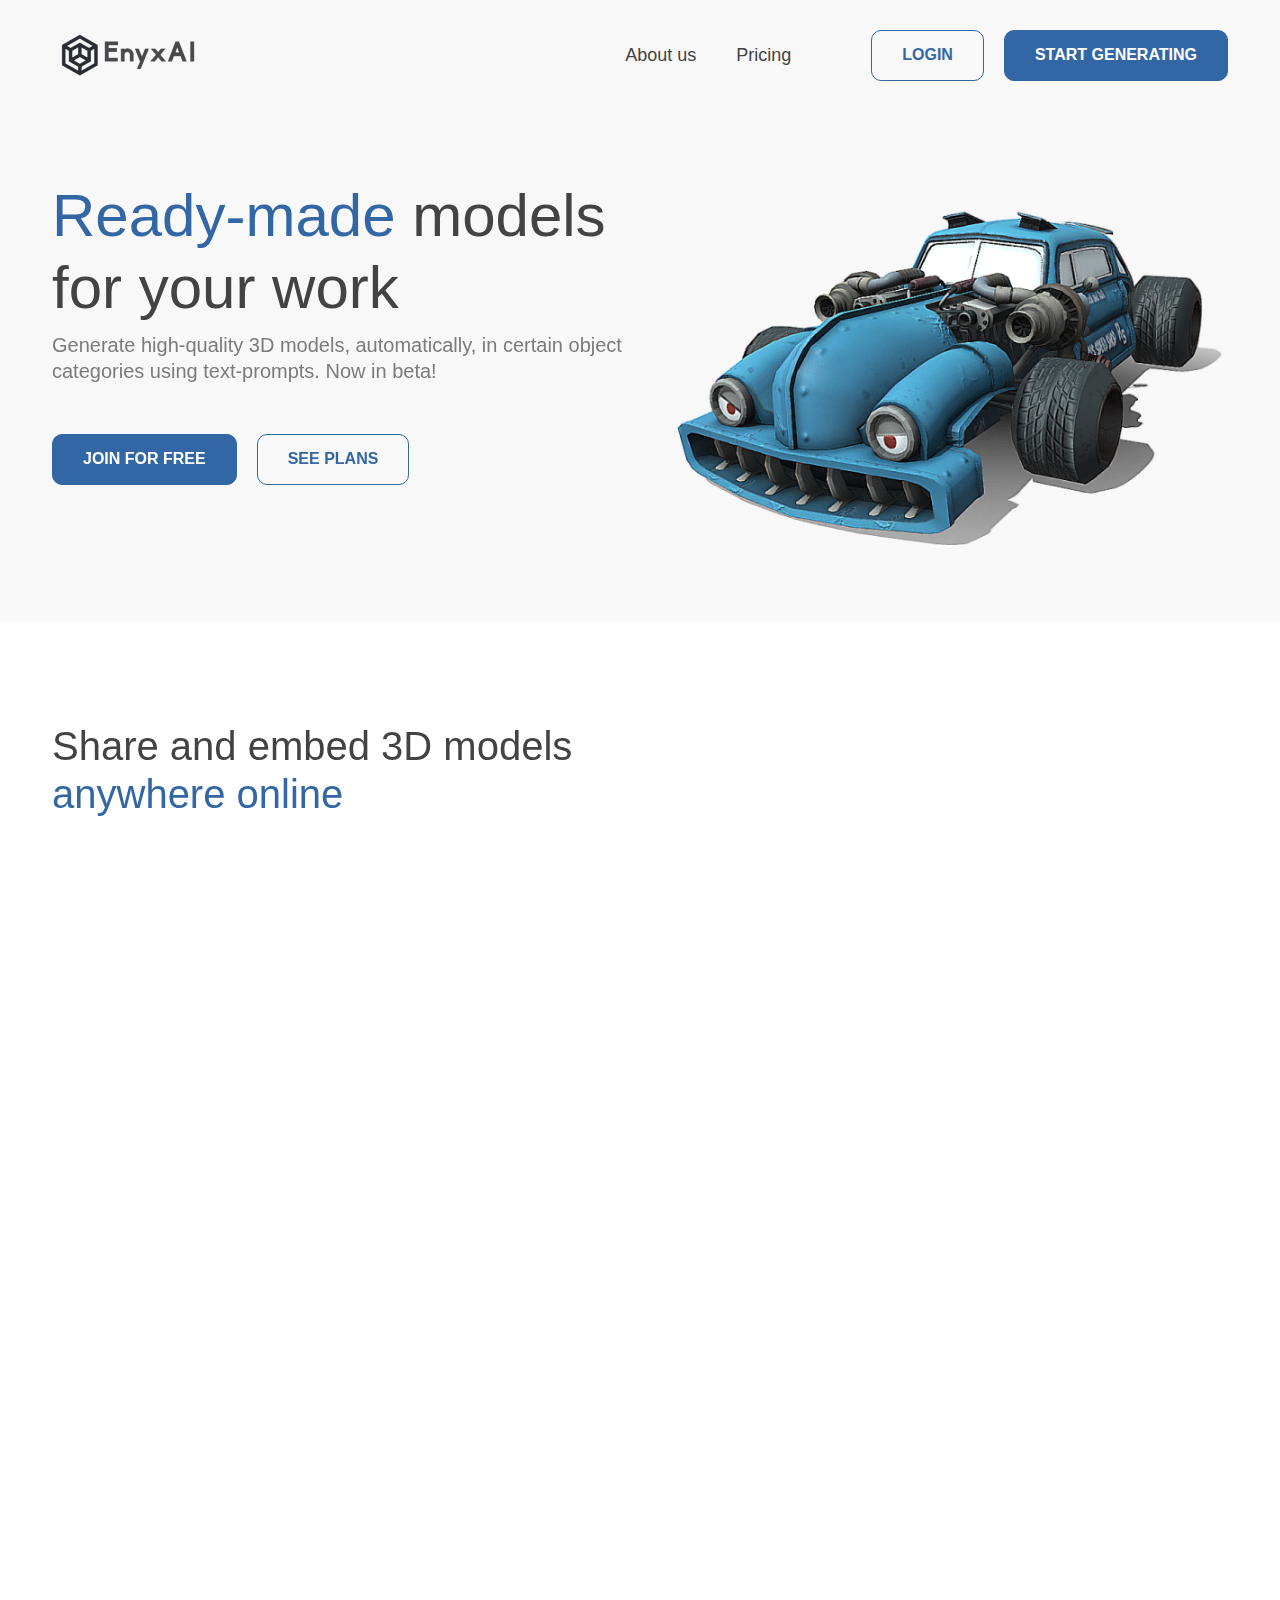
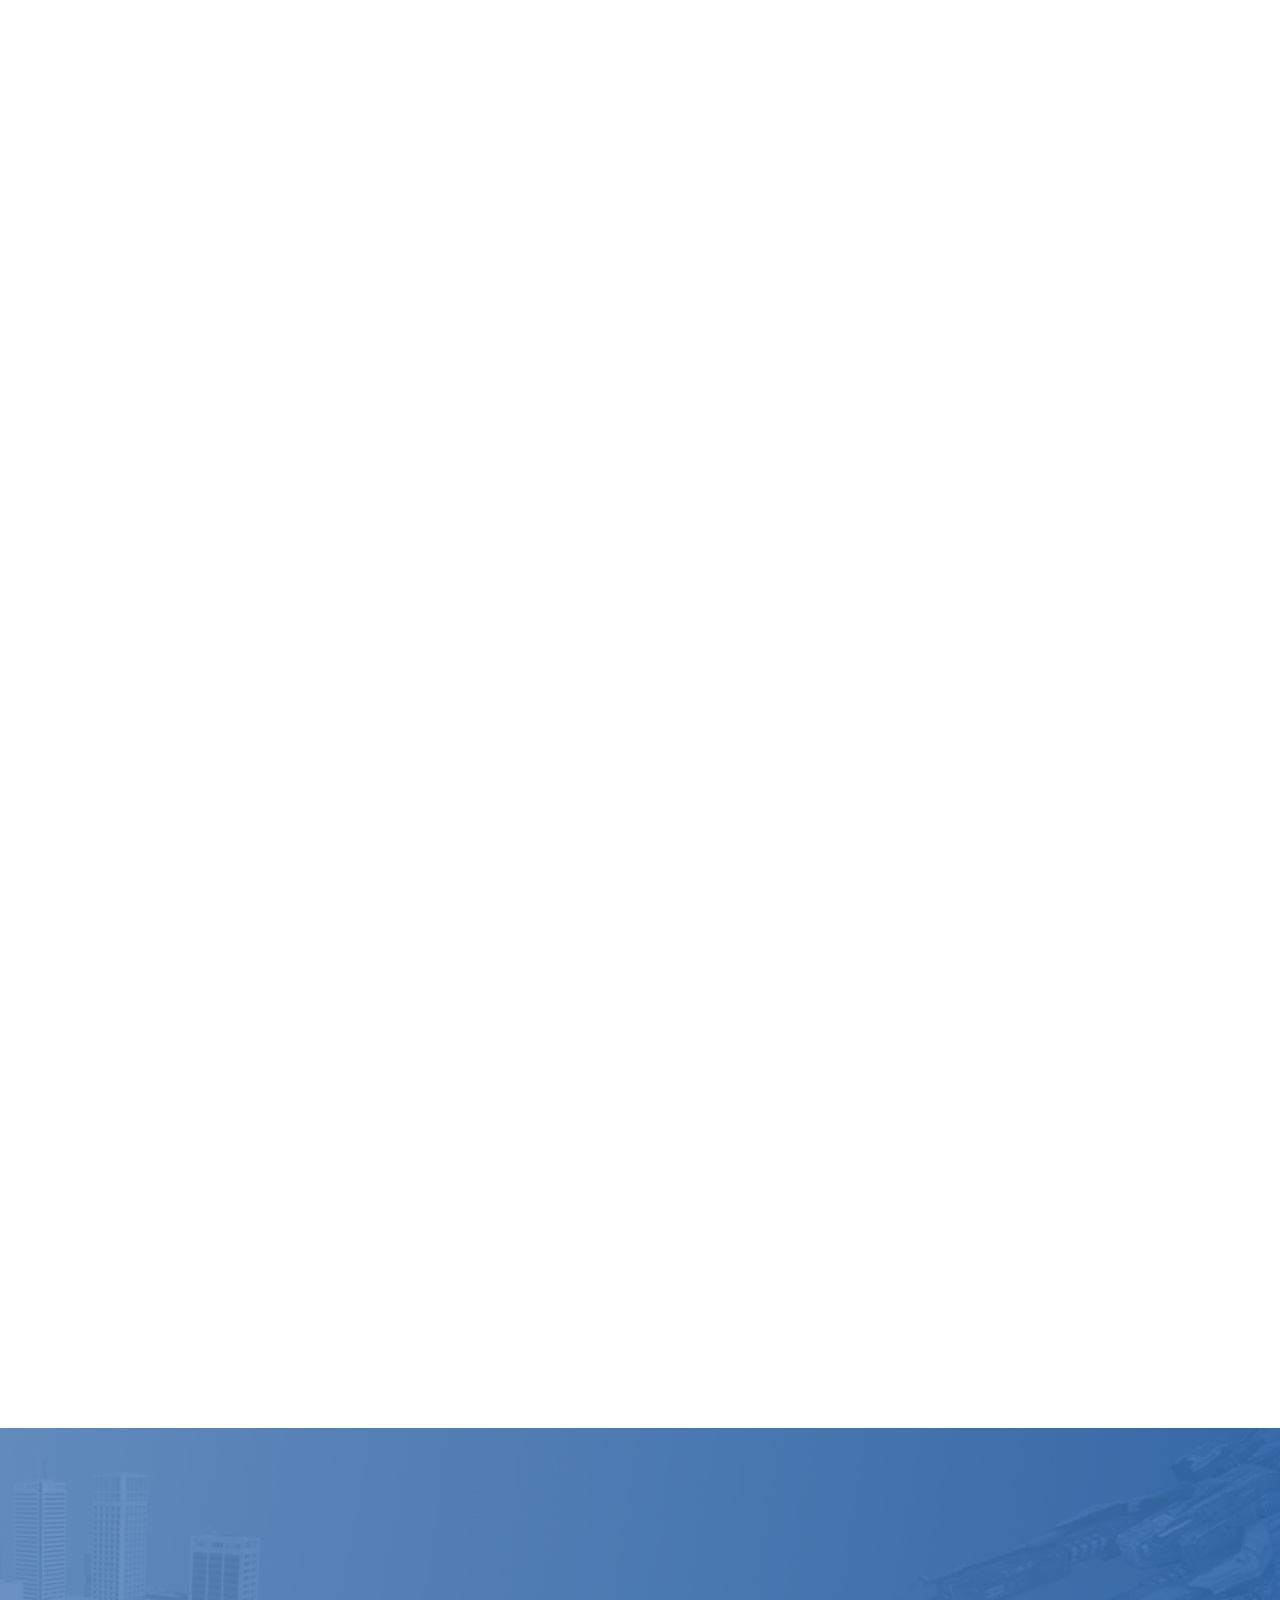
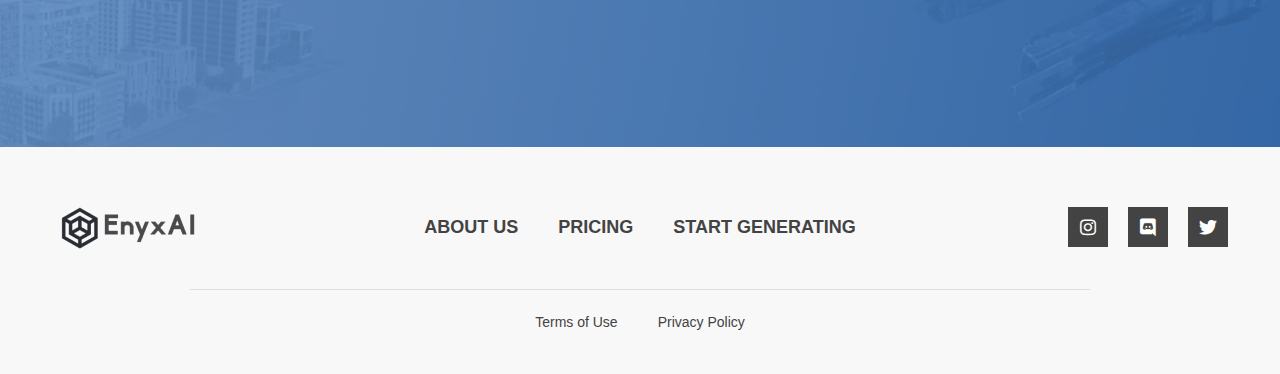
<file: index.html>
<!doctype html>
<html class="no-js" lang="">
    <head>
        <meta charset="utf-8">
        <meta http-equiv="x-ua-compatible" content="ie=edge">
        <title>home</title>
        <meta name="description" content="">
        <meta name="viewport" content="width=device-width, initial-scale=1"> 
		<link rel="shortcut icon" type="image/x-icon" href="#">
        <!-- Place favicon.ico in the root directory -->
        
		<!-- CSS here -->
        <link rel="stylesheet" href="assets/css/bootstrap.min.css">
        <link rel="stylesheet" href="assets/css/fontawesome.min.css">  
        <link rel="stylesheet" href="assets/css/aos.css">  
        <link rel="stylesheet" href="assets/css/style.css">
        <link rel="stylesheet" href="assets/css/responsive.css">
        <link href="https://api.fontshare.com/v2/css?f[]=satoshi@900,700,500,301,701,300,501,401,901,400&display=swap" rel="stylesheet">
    </head>
    <body>

       
    <!-- header-area START -->
    <div class="header-area position">
        <div class="container">
            <div class="row align-items-center">
                <div class="col-lg-2 col-md-3 col-4">
                    <div class="logo-area">
                        <a href="index.html"><img src="assets/img/logo.png" alt=""></a>
                    </div>
                </div>
                <div class="col-lg-10 col-md-9 col-6">
                    <div class="menu-area">
                        <nav class="d-none d-md-block ">
                            <ul id="nav">
                                <li><a href="#">About us</a></li>
                                <li><a href="#">Pricing</a></li>  
                            </ul>
                        </nav>
                        <div class="btn_grp">
                            <a href="#" class="thm_btn border" data-bs-toggle="modal" data-bs-target="#exampleModalToggle">Login</a>
                            <a href="#" class="thm_btn ">Start <span>generating</span></a>
                        </div>
                    </div>
                </div>
                <div class="col-2 d-block d-md-none text-center">
                    <div class="bar">
                        <a class="bar-icon siteBar-btn" href="#">
                            <span></span>
                        </a>
                    </div>
                </div>
            </div>
        </div>
    </div>
        <!-- mobile-menu START -->
        <div class="mobile-menu">
            <a href="#" class="bars siteBar-btn"><svg class="bi bi-x" width="1em" height="1em" viewBox="0 0 16 16" fill="currentColor" xmlns="http://www.w3.org/2000/svg">
                <path fill-rule="evenodd" d="M11.854 4.146a.5.5 0 010 .708l-7 7a.5.5 0 01-.708-.708l7-7a.5.5 0 01.708 0z" clip-rule="evenodd"/>
                <path fill-rule="evenodd" d="M4.146 4.146a.5.5 0 000 .708l7 7a.5.5 0 00.708-.708l-7-7a.5.5 0 00-.708 0z" clip-rule="evenodd"/>
            </svg></a> 
            <nav> 
                <ul id="nav">
                    <li><a href="#">About us</a></li>
                    <li><a href="#">Pricing</a></li>  
                </ul>
            </nav> 
        </div> 
    <!-- header-area END -->


    <main>
        

        <!---------hero Section START ---------->
        <section class="hero-area">
            <div class="container">
                <div class="row">
                    <div class="col-lg-6">
                        <div class="hero_content" data-aos="fade-right">
                            <h1><span class="color">Ready-made</span> models for your work</h1>
                            <p>Generate high-quality 3D models, automatically, in certain object categories using text-prompts. Now in beta!</p>
                            <div class="">
                                <a href="#" class="thm_btn">Join for free</a>
                                <a href="#" class="thm_btn border">See plans</a>
                            </div>
                        </div>
                    </div>
                    <div class="col-lg-6">
                        <div class="hero_img" data-aos="fade-up">
                            <img src="assets/img/hro-img.png" alt="">
                        </div>
                    </div>
                </div>
            </div>
        </section>
        <!---------hero Section End ---------->


        <!---------service Section START ---------->
        <section class="service-area sec_padding">
            <div class="container">
                <div class="row">
                    <div class="col-lg-12">
                        <div class="sec_title" data-aos="fade-up">
                            <h1>Share and embed 3D models <br> <span>anywhere online</span></h1>
                        </div>
                    </div>
                    <div class="col-lg-12">
                        <div class="svc_list">
                            <ul>
                                <li data-aos="fade-up" >
                                    <div class="service_blk">
                                        <i>
                                            <img src="assets/img/svc-1.svg" alt="">
                                        </i>
                                        <p>Market-leading 3D player for the web</p>
                                    </div>
                                </li>
                                <li data-aos="fade-up" data-aos-delay="100" >
                                    <div class="service_blk">
                                        <i>
                                            <img src="assets/img/svc-2.svg" alt="">
                                        </i>
                                        <p>Interactive and configurable, VR and AR ready</p>
                                    </div>
                                </li>
                                <li data-aos="fade-up" data-aos-delay="200" >
                                    <div class="service_blk">
                                        <i>
                                            <img src="assets/img/svc-3.svg" alt="">
                                        </i>
                                        <p>Works with all operating systems, browsers and devices</p>
                                    </div>
                                </li>
                                <li data-aos="fade-up" data-aos-delay="300" >
                                    <div class="service_blk">
                                        <i>
                                            <img src="assets/img/svc-4.svg" alt="">
                                        </i>
                                        <p>Embeddable everywhere, for eCommerce, advertising and social media</p>
                                    </div>
                                </li>
                                <li data-aos="fade-up" data-aos-delay="400" >
                                    <div class="service_blk">
                                        <i>
                                            <img src="assets/img/svc-5.svg" alt="">
                                        </i>
                                        <p>We can export the models to any 3D file type</p>
                                    </div>
                                </li>
                            </ul>
                        </div>
                    </div>
                </div>
                <div class="row">
                    <div class="col-lg-4 col-md-6">
                        <div class="svc_blk" data-aos="fade-up">
                            <div class="">
                                <h1>Ethical AI</h1>
                                <p>We at EnyxAI care about ethical AI. We don’t use data from the internet that may cause legal or ethical problems. We create our own data in-house, so you can trust our technology.</p>
                                <p>We're excited to offer our customers a new and innovative way to bring their ideas to life, without copyright or ethical concerns.</p>
                            </div>
                            <a href="#" class="thm_btn border">Start generating</a>
                        </div>
                    </div>
                    <div class="col-lg-4 col-md-6">
                        <div class="svc_blk bordered" data-aos-delay="200" data-aos="fade-up">
                            <div class="">
                                <h1>Key Technical Features</h1>
                                <p>Unique models within a few minutes (you won’t find them anywhere else).</p>
                                <p>Currently we support a few sample object categories. We constantly add more and improve existing ones!</p>
                                <p>Adjustable texture and mesh quality.
                                    Models are divided into semantically meaningful parts, ready for download (.glb, .blend, .fbx) and further editing.</p>
                            </div>
                            <a href="#" class="thm_btn border">Download an example</a>
                        </div>
                    </div>
                    <div class="col-lg-4 col-md-6">
                        <div class="svc_blk" data-aos-delay="300" data-aos="fade-up">
                            <div class="">
                                <h1>Affordable 3D generation</h1>
                                <p>We use unique generative AI technology to significantly reduce the human labor required to create 3D models and save costs, making 3D modeling accessible to everyone regardless of their budget.</p>
                                <p>While accuracy may vary depending on the complexity of the text prompt, we're committed to ensuring that our models meet contemporary industry quality standards.</p>
                            </div>
                            <a href="#" class="thm_btn border">Check our pricing</a>
                        </div>
                    </div>
                </div>
            </div>
        </section>
        <!---------service Section End ---------->


        <!---------model_3d Section START ---------->
        <section class="model_3d-area">
            <div class="container">
                <div class="row">
                    <div class="col-lg-12">
                        <div class="sec_title" data-aos="fade-up">
                            <h1>Explore examples of models you <br> can generate with <span>EnyxAI Prompt</span></h1>
                        </div>
                    </div>
                    <div class="col-lg-3 col-md-6">
                        <div class="model_blk" data-aos="fade-up" >
                            <i>
                                <img src="assets/img/model-1.png" alt="">
                            </i>
                            <p>frog wearing a sweater</p>
                            <a href="#">Download <img src="assets/img/download.svg" alt=""></a>
                        </div>
                    </div>
                    <div class="col-lg-3 col-md-6">
                        <div class="model_blk" data-aos="fade-up" data-aos-delay="100" >
                            <i>
                                <img src="assets/img/model-2.png" alt="">
                            </i>
                            <p>a pig wearing a backpack</p>
                            <a href="#">Download <img src="assets/img/download.svg" alt=""></a>
                        </div>
                    </div>
                    <div class="col-lg-3 col-md-6">
                        <div class="model_blk" data-aos="fade-up" data-aos-delay="200" >
                            <i>
                                <img src="assets/img/model-3.png" alt="">
                            </i>
                            <p>a lemur taking notes in a journal</p>
                            <a href="#">Download <img src="assets/img/download.svg" alt=""></a>
                        </div>
                    </div>
                    <div class="col-lg-3 col-md-6">
                        <div class="model_blk" data-aos="fade-up" data-aos-delay="300" >
                            <i>
                                <img src="assets/img/model-4.png" alt="">
                            </i>
                            <p>eggshell broken in two with an adorable chick standing next to it</p>
                            <a href="#">Download <img src="assets/img/download.svg" alt=""></a>
                        </div>
                    </div>
                    <div class="col-lg-3 col-md-6">
                        <div class="model_blk" data-aos="fade-up" >
                            <i>
                                <img src="assets/img/model-5.png" alt="">
                            </i>
                            <p>a plush toy of a corgi nurse</p>
                            <a href="#">Download <img src="assets/img/download.svg" alt=""></a>
                        </div>
                    </div>
                    <div class="col-lg-3 col-md-6">
                        <div class="model_blk" data-aos="fade-up" data-aos-delay="100" >
                            <i>
                                <img src="assets/img/model-6.png" alt="">
                            </i>
                            <p>a bald eagle carved out of wood</p>
                            <a href="#">Download <img src="assets/img/download.svg" alt=""></a>
                        </div>
                    </div>
                    <div class="col-lg-3 col-md-6">
                        <div class="model_blk" data-aos="fade-up" data-aos-delay="200" >
                            <i>
                                <img src="assets/img/model-7.png" alt="">
                            </i>
                            <p>ghost eating a hamburger</p>
                            <a href="#">Download <img src="assets/img/download.svg" alt=""></a>
                        </div>
                    </div>
                    <div class="col-lg-3 col-md-6">
                        <div class="model_blk" data-aos="fade-up" data-aos-delay="300" >
                            <i>
                                <img src="assets/img/model-8.png" alt="">
                            </i>
                            <p>a crab, low poly</p>
                            <a href="#">Download <img src="assets/img/download.svg" alt=""></a>
                        </div>
                    </div>
                </div>
            </div>
        </section>
        <!---------model_3d Section End ---------->


        <!---------newsLetter Section START ---------->
        <section class="newsLetter-area">
            <div class="container">
                <div class="row">
                    <div class="col-lg-12">
                        <div class="newsLetter_content" data-aos="fade-up">
                            <h1>Ready to generate 3D models?</h1>
                            <a href="#" class="thm_btn v2">Join for free</a>
                        </div>
                    </div>
                </div>
            </div>
        </section>
        <!---------newsLetter Section End ---------->


        <div class="modal fade Login_Modal" id="exampleModalToggle" aria-hidden="true" aria-labelledby="exampleModalToggleLabel" tabindex="-1">
            <div class="modal-dialog modal-dialog-centered">
              <div class="modal-content">
                <div class="modal-body">
                    <button type="button" class="btn-close" data-bs-dismiss="modal" aria-label="Close"></button>
                    <h1>Login</h1>
                    <form action="">
                        <div class="input_blk">
                            <input type="text" placeholder="Email">
                        </div>
                        <div class="input_blk">
                            <input type="password" placeholder="Password">
                            <img src="assets/img/visibility.svg" alt="">
                        </div>
                        <a href="#">Forgot password?</a>
                        <div class="form_btns">
                            <a href="#" class="thm_btn">Login</a>
                            <a href="#" class="thm_btn border"><img src="assets/img/goole.svg" alt=""> Sign in with Google</a>
                        </div>
                    </form>
                    <p>Don’t have an account?  <a href="#" data-bs-target="#exampleModalToggle2" data-bs-toggle="modal" data-bs-dismiss="modal">Registrate</a></p>
                </div>
              </div>
            </div>
          </div>
          <div class="modal fade Login_Modal" id="exampleModalToggle2" aria-hidden="true" aria-labelledby="exampleModalToggleLabel2" tabindex="-1">
            <div class="modal-dialog modal-dialog-centered">
              <div class="modal-content">
                <div class="modal-body">
                    <button type="button" class="btn-close" data-bs-dismiss="modal" aria-label="Close"></button>
                    <h1>Registration</h1>
                    <form action="">
                        <div class="input_blk">
                            <input type="text" placeholder="Full name">
                        </div>
                        <div class="input_blk">
                            <input type="text" placeholder="Email">
                        </div>
                        <div class="input_blk">
                            <input type="password" placeholder="Phone number">
                        </div>
                        <div class="input_blk">
                            <input type="password" placeholder="Password">
                            <img src="assets/img/visibility.svg" alt="">
                        </div>
                        <div class="form_btns mt_50" >
                            <a href="#" class="thm_btn">Create account</a>
                            <a href="#" class="thm_btn border"><img src="assets/img/goole.svg" alt=""> Sign in with Google</a>
                        </div>
                    </form>
                    <p>Already have an account?   <a data-bs-toggle="modal" href="#exampleModalToggle" role="button" data-bs-dismiss="modal">Login</a></p>
                </div>
              </div>
            </div>
          </div>

    </main>

    <!---------footer Section START ---------->
    <footer class="footer-area">
        <div class="container">
            <div class="row">
                <div class="col-lg-3">
                    <div class="footer_logo">
                        <a href="#"><img src="assets/img/logo.png" alt=""></a>
                    </div>
                </div>
                <div class="col-lg-6">
                    <div class="footer_nav">
                        <ul>
                            <li>
                                <a href="#">About us</a>
                            </li>
                            <li>
                                <a href="#">Pricing</a>
                            </li>
                            <li>
                                <a href="#">Start generating</a>
                            </li>
                        </ul>
                    </div>
                </div>
                <div class="col-lg-3">
                    <div class="social_link">
                        <ul>
                            <li>
                                <a href="#"><i class="fab fa-instagram"></i></a>
                            </li>
                            <li>
                                <a href="#"><i class="fab fa-discord"></i></a>
                            </li>
                            <li>
                                <a href="#"><i class="fab fa-twitter"></i></a>
                            </li>
                        </ul>
                    </div>
                </div>
                <div class="col-lg-12">
                    <div class="footer_btm">
                        <ul>
                            <li>
                                <a href="#">Terms of Use</a>
                            </li>
                            <li>
                                <a href="#">Privacy Policy</a>
                            </li>
                        </ul>
                    </div>
                </div>
            </div>
        </div>
    </footer>
    <!---------footer Section End ---------->


    
		<!-- JS here --> 
        <script src="assets/js/jquery-3.4.1.min.js"></script>
        <script src="assets/js/popper.min.js"></script>
        <script src="assets/js/bootstrap.min.js"></script>
        <script src="assets/js/aos.js"></script>
        <script src="assets/js/main.js"></script>
    </body>
</html>
</file>
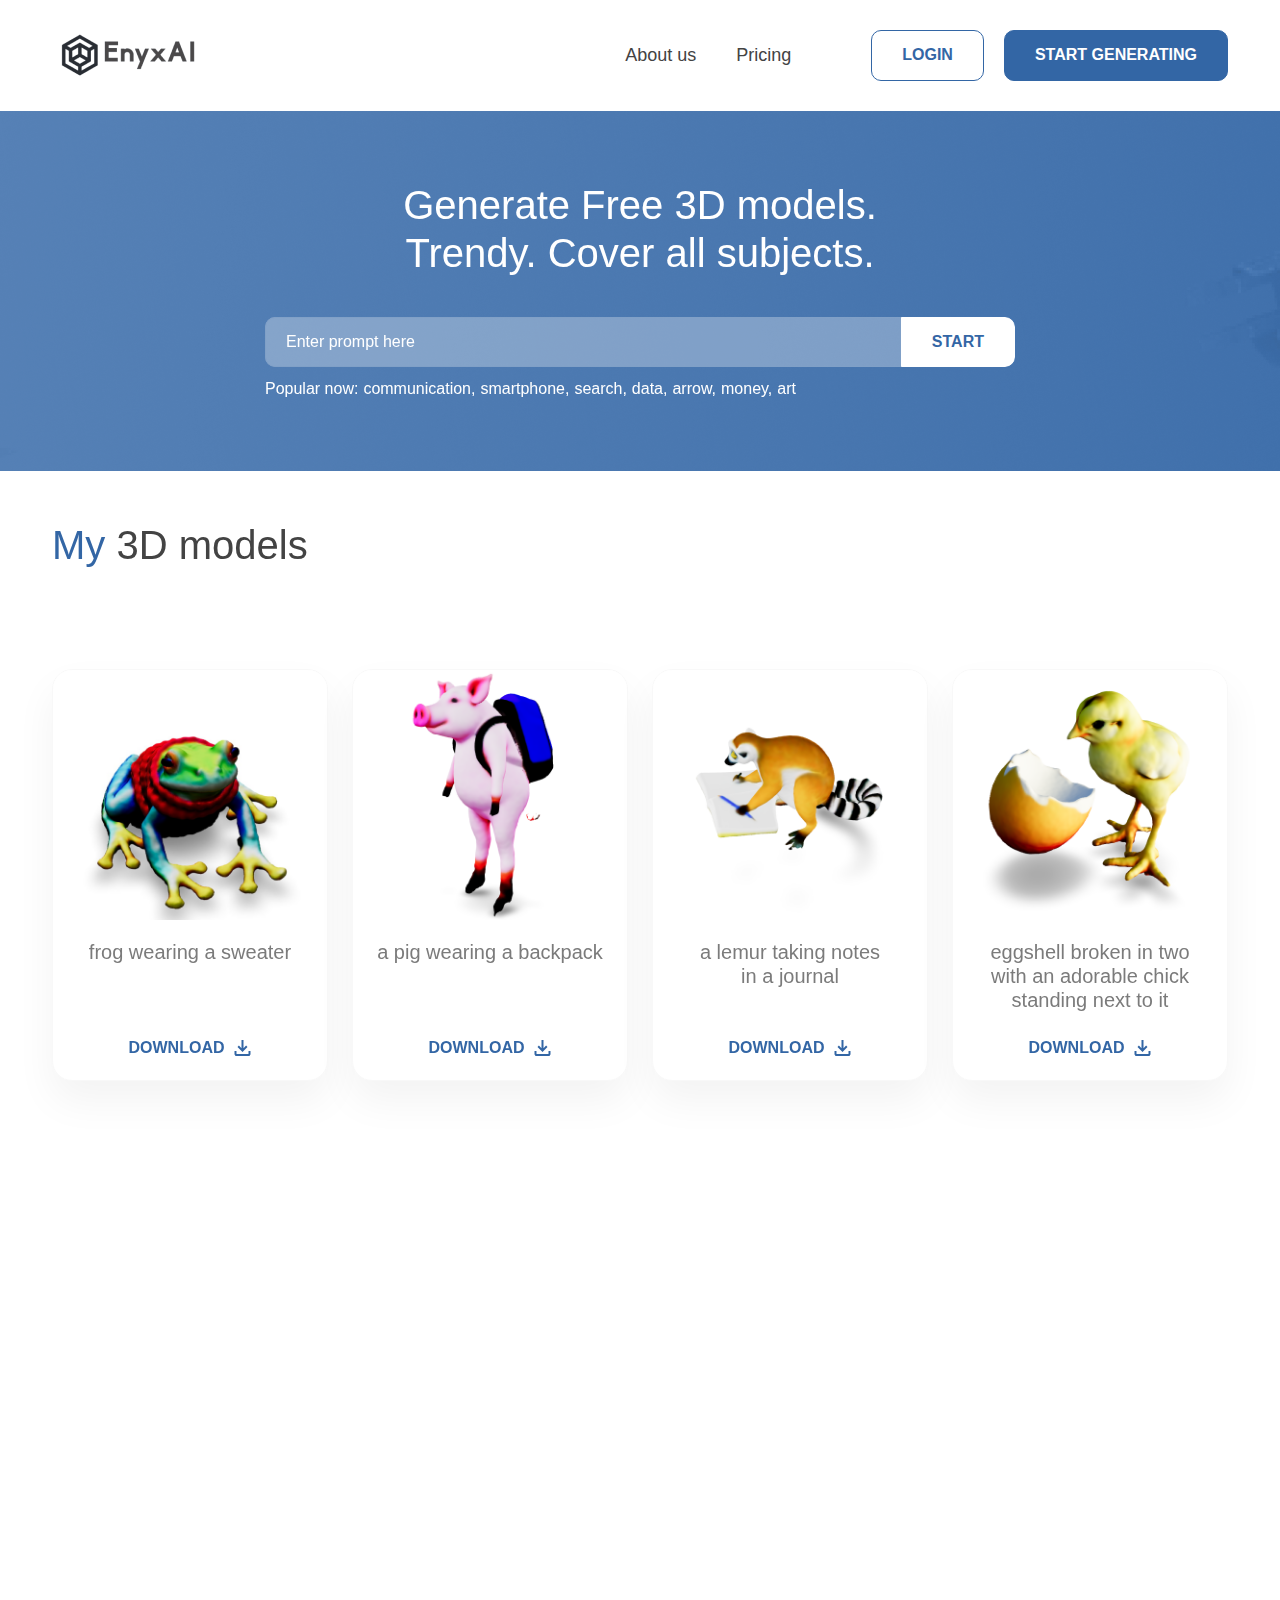
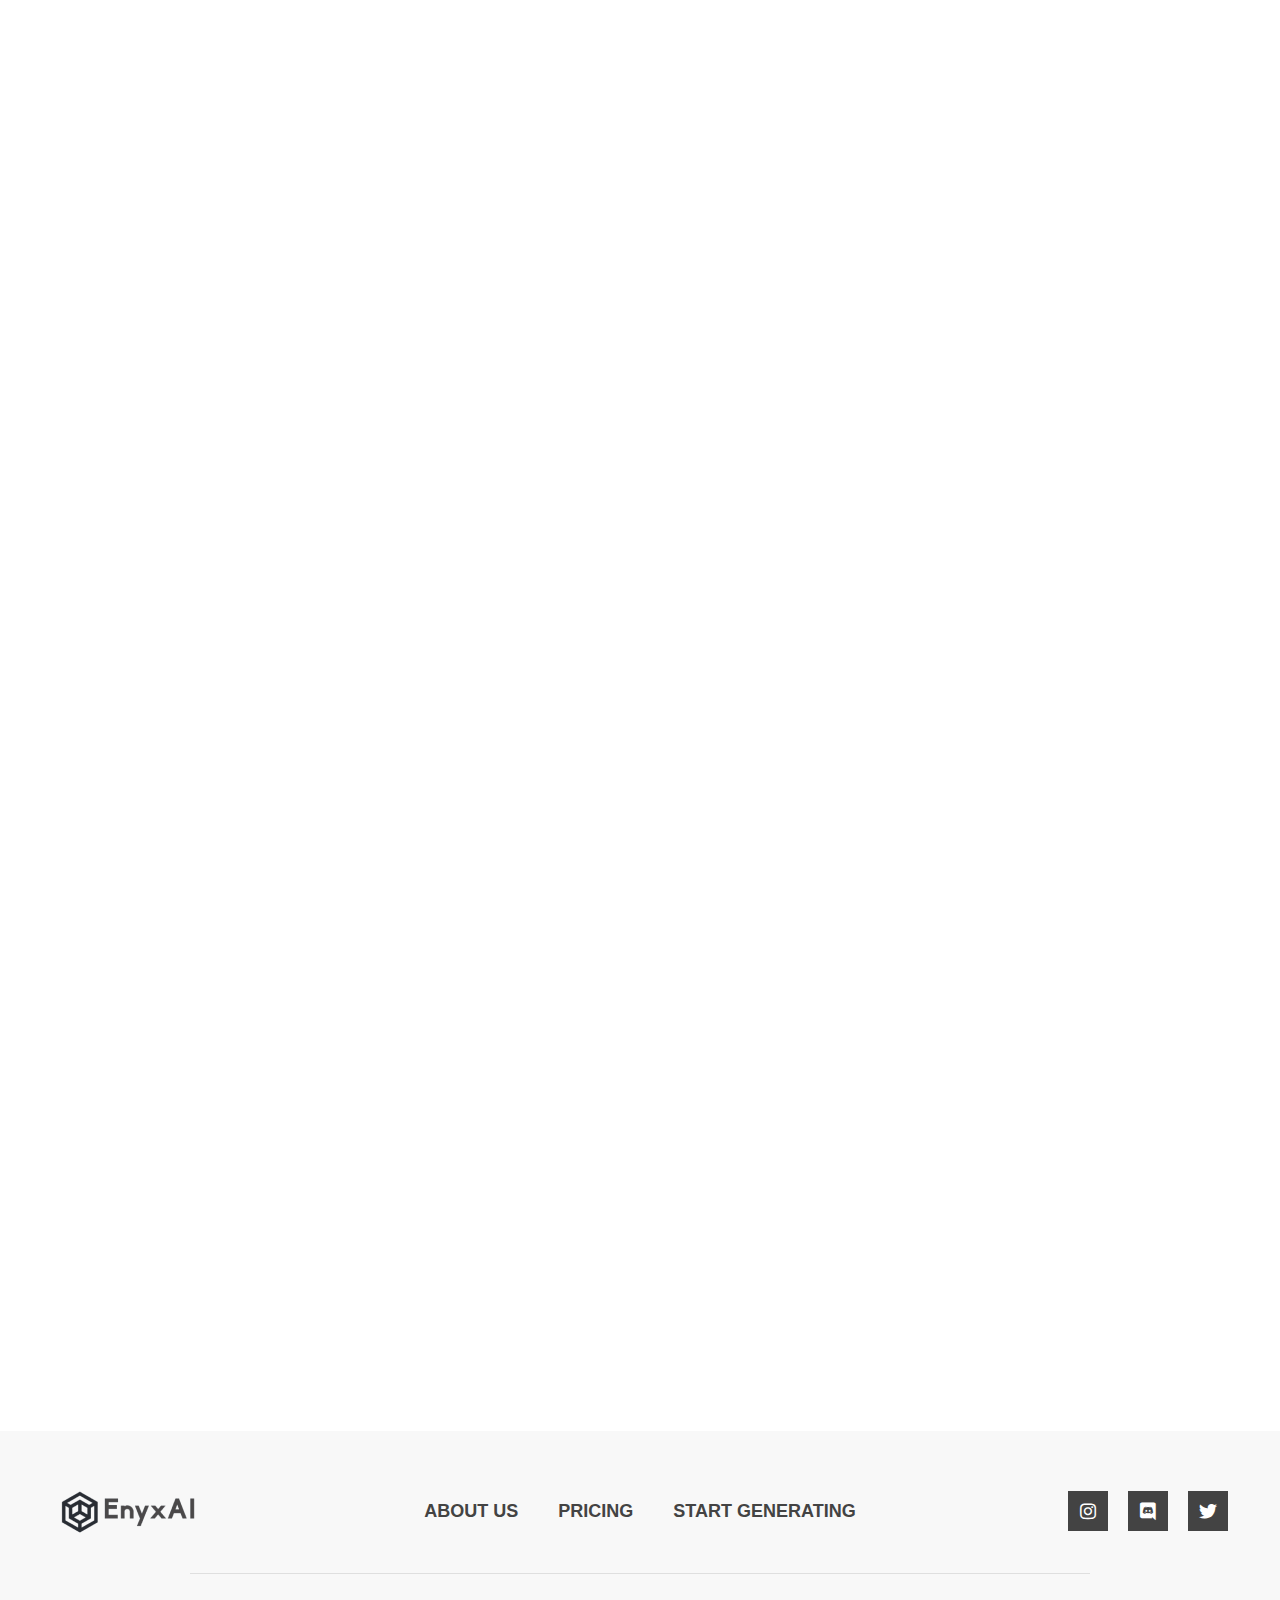
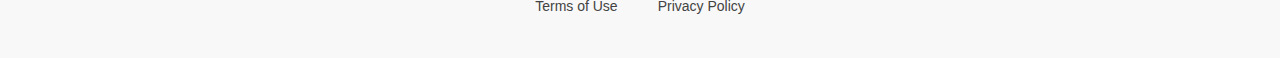
<file: 3d-model.html>
<!doctype html>
<html class="no-js" lang="">
    <head>
        <meta charset="utf-8">
        <meta http-equiv="x-ua-compatible" content="ie=edge">
        <title>3D model</title>
        <meta name="description" content="">
        <meta name="viewport" content="width=device-width, initial-scale=1"> 
		<link rel="shortcut icon" type="image/x-icon" href="#">
        <!-- Place favicon.ico in the root directory -->
        
		<!-- CSS here -->
        <link rel="stylesheet" href="assets/css/bootstrap.min.css">
        <link rel="stylesheet" href="assets/css/fontawesome.min.css">  
        <link rel="stylesheet" href="assets/css/aos.css">
        <link rel="stylesheet" href="assets/css/style.css">
        <link rel="stylesheet" href="assets/css/responsive.css">
        <link href="https://api.fontshare.com/v2/css?f[]=satoshi@900,700,500,301,701,300,501,401,901,400&display=swap" rel="stylesheet">
    </head>
    <body>

       
    <!-- header-area START -->
    <div class="header-area ">
        <div class="container">
            <div class="row align-items-center">
                <div class="col-lg-2 col-md-3 col-4">
                    <div class="logo-area">
                        <a href="index.html"><img src="assets/img/logo.png" alt=""></a>
                    </div>
                </div>
                <div class="col-lg-10 col-md-9 col-6">
                    <div class="menu-area">
                        <nav class="d-none d-md-block ">
                            <ul id="nav">
                                <li><a href="#">About us</a></li>
                                <li><a href="#">Pricing</a></li>  
                            </ul>
                        </nav>
                        <div class="btn_grp">
                            <a href="#" class="thm_btn border" data-bs-toggle="modal" data-bs-target="#exampleModalToggle">Login</a>
                            <a href="#" class="thm_btn ">Start <span>generating</span></a>
                        </div>
                    </div>
                </div>
                <div class="col-2 d-block d-md-none text-center">
                    <div class="bar">
                        <a class="bar-icon siteBar-btn" href="#">
                            <span></span>
                        </a>
                    </div>
                </div>
            </div>
        </div>
    </div>
        <!-- mobile-menu START -->
        <div class="mobile-menu">
            <a href="#" class="bars siteBar-btn"><svg class="bi bi-x" width="1em" height="1em" viewBox="0 0 16 16" fill="currentColor" xmlns="http://www.w3.org/2000/svg">
                <path fill-rule="evenodd" d="M11.854 4.146a.5.5 0 010 .708l-7 7a.5.5 0 01-.708-.708l7-7a.5.5 0 01.708 0z" clip-rule="evenodd"/>
                <path fill-rule="evenodd" d="M4.146 4.146a.5.5 0 000 .708l7 7a.5.5 0 00.708-.708l-7-7a.5.5 0 00-.708 0z" clip-rule="evenodd"/>
            </svg></a> 
            <nav> 
                <ul id="nav">
                    <li><a href="#">About us</a></li>
                    <li><a href="#">Pricing</a></li>  
                </ul>
            </nav> 
        </div> 
    <!-- header-area END -->


    <main>
        

        <!---------model_generate Section START ---------->
        <section class="model_generate-area">
            <div class="container">
                <div class="row">
                    <div class="col-lg-12">
                        <div class="model_generate_content" data-aos="fade-up">
                            <h1>Generate Free 3D models. <br>
                                Trendy. Cover all subjects.</h1>
                            <div class="input_box">
                                <input type="text" placeholder="Enter prompt here">
                                <a href="#" data-bs-toggle="modal" data-bs-target="#GenerateModal">Start</a>
                            </div>
                            <ul>
                                <li>Popular now:</li>
                                <li><a href="#">communication,</a></li>
                                <li><a href="#">smartphone,</a></li>
                                <li><a href="#">search,</a></li>
                                <li><a href="#">data,</a></li>
                                <li><a href="#">arrow,</a></li>
                                <li><a href="#">money,</a></li>
                                <li><a href="#">art</a></li>
                            </ul>
                        </div>
                    </div>
                </div>
            </div>
        </section>
        <!---------model_generate Section End ---------->
               

        <!---------model_3d Section START ---------->
        <section class="model_3d-area">
            <div class="container">
                <div class="row mb_100">
                    <div class="col-lg-12">
                        <div class="sec_title" data-aos="fade-up">
                            <h1><span>My</span> 3D models</h1>
                        </div>
                    </div>
                    <div class="col-lg-3 col-md-6">
                        <div class="model_blk" data-aos="fade-up" >
                            <i>
                                <img src="assets/img/model-1.png" alt="">
                            </i>
                            <p>frog wearing a sweater</p>
                            <a href="#" data-bs-toggle="modal" data-bs-target="#itemModal">Download <img src="assets/img/download.svg" alt=""></a>
                        </div>
                    </div>
                    <div class="col-lg-3 col-md-6">
                        <div class="model_blk" data-aos="fade-up" data-aos-delay="100" >
                            <i>
                                <img src="assets/img/model-2.png" alt="">
                            </i>
                            <p>a pig wearing a backpack</p>
                            <a href="#">Download <img src="assets/img/download.svg" alt=""></a>
                        </div>
                    </div>
                    <div class="col-lg-3 col-md-6">
                        <div class="model_blk" data-aos="fade-up" data-aos-delay="200" >
                            <i>
                                <img src="assets/img/model-3.png" alt="">
                            </i>
                            <p>a lemur taking notes in a journal</p>
                            <a href="#">Download <img src="assets/img/download.svg" alt=""></a>
                        </div>
                    </div>
                    <div class="col-lg-3 col-md-6">
                        <div class="model_blk" data-aos="fade-up" data-aos-delay="300" >
                            <i>
                                <img src="assets/img/model-4.png" alt="">
                            </i>
                            <p>eggshell broken in two with an adorable chick standing next to it</p>
                            <a href="#">Download <img src="assets/img/download.svg" alt=""></a>
                        </div>
                    </div>
                </div>
                <div class="row mb_100">
                    <div class="col-lg-12">
                        <div class="sec_title" data-aos="fade-up">
                            <h1><span>Trending</span> 3D models</h1>
                        </div>
                    </div>
                    <div class="col-lg-3 col-md-6">
                        <div class="model_blk" data-aos="fade-up">
                            <i>
                                <img src="assets/img/model-5.png" alt="">
                            </i>
                            <p>a plush toy of a corgi nurse</p>
                            <a href="#">Download <img src="assets/img/download.svg" alt=""></a>
                        </div>
                    </div>
                    <div class="col-lg-3 col-md-6">
                        <div class="model_blk" data-aos="fade-up" data-aos-delay="100" >
                            <i>
                                <img src="assets/img/model-6.png" alt="">
                            </i>
                            <p>a bald eagle carved out of wood</p>
                            <a href="#">Download <img src="assets/img/download.svg" alt=""></a>
                        </div>
                    </div>
                    <div class="col-lg-3 col-md-6">
                        <div class="model_blk" data-aos="fade-up" data-aos-delay="200" >
                            <i>
                                <img src="assets/img/model-7.png" alt="">
                            </i>
                            <p>ghost eating a hamburger</p>
                            <a href="#">Download <img src="assets/img/download.svg" alt=""></a>
                        </div>
                    </div>
                    <div class="col-lg-3 col-md-6">
                        <div class="model_blk" data-aos="fade-up" data-aos-delay="300" >
                            <i>
                                <img src="assets/img/model-8.png" alt="">
                            </i>
                            <p>a crab, low poly</p>
                            <a href="#">Download <img src="assets/img/download.svg" alt=""></a>
                        </div>
                    </div>
                </div>
                <div class="row">
                    <div class="col-lg-3 d-none d-lg-block">
                        <div class="ctg_list" data-aos="fade-right">
                            <ul>
                                <li><h4>Сategories</h4></li>
                                <li><a href="#">Animal</a></li>
                                <li><a href="#">Background</a></li>
                                <li><a href="#">Business</a></li>
                                <li><a href="#">Character</a></li>
                                <li><a href="#">Decoration</a></li>
                                <li><a href="#">Ecology</a></li>
                                <li><a href="#">Education</a></li>
                                <li><a href="#">Events</a></li>
                                <li><a href="#">Food</a></li>
                                <li><a href="#">HealthCare</a></li>
                                <li><a href="#">Hobby</a></li>
                                <li><a href="#">Holidays</a></li>
                                <li><a href="#">Home</a></li>
                                <li><a href="#">Lettering</a></li>
                                <li><a href="#">Nature</a></li>
                                <li><a href="#">Objects</a></li>
                                <li><a href="#">Occupation</a></li>
                                <li><a href="#">People</a></li>
                                <li><a href="#">Space</a></li>
                                <li><a href="#">Sport</a></li>
                                <li><a href="#">Sticker</a></li>
                                <li><a href="#">Symbol</a></li>
                                <li><a href="#">Technologies</a></li>
                                <li><a href="#">Transport</a></li>
                                <li><a href="#">Travel</a></li>
                                <li><a href="#">Web Element</a></li>
                            </ul>
                        </div>
                    </div>
                    <div class="col-lg-9">
                        <div class="row">
                            <div class="col-lg-12">
                                <div class="Most_title" data-aos="fade-up">
                                    <div class="sec_title" >
                                        <h1>Most popular <span>now</span></h1>
                                    </div>
                                    <div class="d-block d-lg-none ctg_mobile">
                                        <a href="#" class="ctg_btn"><i class="fal fa-bars"></i></a>
                                        <div class="ctg_list">
                                            <ul>
                                                <li><h4>Сategories</h4></li>
                                                <li><a href="#">Animal</a></li>
                                                <li><a href="#">Background</a></li>
                                                <li><a href="#">Business</a></li>
                                                <li><a href="#">Character</a></li>
                                                <li><a href="#">Decoration</a></li>
                                                <li><a href="#">Ecology</a></li>
                                                <li><a href="#">Education</a></li>
                                                <li><a href="#">Events</a></li>
                                                <li><a href="#">Food</a></li>
                                                <li><a href="#">HealthCare</a></li>
                                                <li><a href="#">Hobby</a></li>
                                                <li><a href="#">Holidays</a></li>
                                                <li><a href="#">Home</a></li>
                                                <li><a href="#">Lettering</a></li>
                                                <li><a href="#">Nature</a></li>
                                                <li><a href="#">Objects</a></li>
                                                <li><a href="#">Occupation</a></li>
                                                <li><a href="#">People</a></li>
                                                <li><a href="#">Space</a></li>
                                                <li><a href="#">Sport</a></li>
                                                <li><a href="#">Sticker</a></li>
                                                <li><a href="#">Symbol</a></li>
                                                <li><a href="#">Technologies</a></li>
                                                <li><a href="#">Transport</a></li>
                                                <li><a href="#">Travel</a></li>
                                                <li><a href="#">Web Element</a></li>
                                            </ul>
                                        </div>
                                    </div>
                                </div>
                            </div>
                            <div class="col-lg-4 col-md-6">
                                <div class="model_blk" data-aos="fade-up"  >
                                    <i>
                                        <img src="assets/img/model-1.png" alt="">
                                    </i>
                                    <p>frog wearing a sweater</p>
                                    <a href="#" >Download <img src="assets/img/download.svg" alt=""></a>
                                </div>
                            </div>
                            <div class="col-lg-4 col-md-6">
                                <div class="model_blk" data-aos="fade-up" data-aos-delay="200" >
                                    <i>
                                        <img src="assets/img/model-2.png" alt="">
                                    </i>
                                    <p>a pig wearing a backpack</p>
                                    <a href="#">Download <img src="assets/img/download.svg" alt=""></a>
                                </div>
                            </div>
                            <div class="col-lg-4 col-md-6">
                                <div class="model_blk" data-aos="fade-up" data-aos-delay="300" >
                                    <i>
                                        <img src="assets/img/model-3.png" alt="">
                                    </i>
                                    <p>a lemur taking notes in a journal</p>
                                    <a href="#">Download <img src="assets/img/download.svg" alt=""></a>
                                </div>
                            </div>
                            <div class="col-lg-4 col-md-6">
                                <div class="model_blk" data-aos="fade-up" >
                                    <i>
                                        <img src="assets/img/model-5.png" alt="">
                                    </i>
                                    <p>a plush toy of a corgi nurse</p>
                                    <a href="#">Download <img src="assets/img/download.svg" alt=""></a>
                                </div>
                            </div>
                            <div class="col-lg-4 col-md-6">
                                <div class="model_blk" data-aos="fade-up" data-aos-delay="200" >
                                    <i>
                                        <img src="assets/img/model-6.png" alt="">
                                    </i>
                                    <p>a bald eagle carved out of wood</p>
                                    <a href="#">Download <img src="assets/img/download.svg" alt=""></a>
                                </div>
                            </div>
                            <div class="col-lg-4 col-md-6">
                                <div class="model_blk" data-aos="fade-up" data-aos-delay="300" >
                                    <i>
                                        <img src="assets/img/model-7.png" alt="">
                                    </i>
                                    <p>ghost eating a hamburger</p>
                                    <a href="#">Download <img src="assets/img/download.svg" alt=""></a>
                                </div>
                            </div>
                        </div>
                    </div>
                </div>
            </div>
        </section>
        <!---------model_3d Section End ---------->

        
        <!-- GenerateModal -->
        <div class="modal fade" id="GenerateModal" tabindex="-1" aria-labelledby="exampleModalLabel" aria-hidden="true">
            <div class="modal-dialog modal-dialog-centered">
            <div class="modal-content">
                <div class="modal-body GenerateModal_body">
                    <button type="button" class="btn-close" data-bs-dismiss="modal" aria-label="Close"></button>
                    <i>
                        <img src="assets/img/item-1.svg" alt="">
                    </i>
                    <h5>Igniting creativity: Sketching the concept...</h5>
                    <div class="progress_wrp">
                        <div class="progress">
                            <div class="progress-bar" role="progressbar" style="width: 25%" aria-valuenow="25" aria-valuemin="0" aria-valuemax="100"></div>
                        </div>
                        <div class="progress-text">
                            <span>Generating</span>
                            <span>25%</span>
                        </div>
                    </div>
                </div>
            </div>
            </div>
        </div>
        
        <!-- Modal -->
        <div class="modal fade" id="itemModal" tabindex="-1" aria-labelledby="exampleModalLabel" aria-hidden="true">
            <div class="modal-dialog modal-dialog-centered">
            <div class="modal-content">
                <div class="modal-body GenerateModal_body">
                    <button type="button" class="btn-close" data-bs-dismiss="modal" aria-label="Close"></button>
                    <i>
                        <img src="assets/img/model-4.png" alt="">
                    </i>
                    <h5>eggshell broken in two with an adorable chick standing next to it</h5>
                    <a href="#" class="thm_btn">Save & download</a>
                </div>
            </div>
            </div>
        </div>

        <!-- Login Modal Area -->
        <div class="modal fade Login_Modal" id="exampleModalToggle" aria-hidden="true" aria-labelledby="exampleModalToggleLabel" tabindex="-1">
            <div class="modal-dialog modal-dialog-centered">
              <div class="modal-content">
                <div class="modal-body">
                    <button type="button" class="btn-close" data-bs-dismiss="modal" aria-label="Close"></button>
                    <h1>Login</h1>
                    <form action="">
                        <div class="input_blk">
                            <input type="text" placeholder="Email">
                        </div>
                        <div class="input_blk">
                            <input type="password" placeholder="Password">
                            <img src="assets/img/visibility.svg" alt="">
                        </div>
                        <a href="#">Forgot password?</a>
                        <div class="form_btns">
                            <a href="#" class="thm_btn">Login</a>
                            <a href="#" class="thm_btn border"><img src="assets/img/goole.svg" alt=""> Sign in with Google</a>
                        </div>
                    </form>
                    <p>Don’t have an account?  <a href="#" data-bs-target="#exampleModalToggle2" data-bs-toggle="modal" data-bs-dismiss="modal">Registrate</a></p>
                </div>
              </div>
            </div>
          </div>
          <div class="modal fade Login_Modal" id="exampleModalToggle2" aria-hidden="true" aria-labelledby="exampleModalToggleLabel2" tabindex="-1">
            <div class="modal-dialog modal-dialog-centered">
              <div class="modal-content">
                <div class="modal-body">
                    <button type="button" class="btn-close" data-bs-dismiss="modal" aria-label="Close"></button>
                    <h1>Registration</h1>
                    <form action="">
                        <div class="input_blk">
                            <input type="text" placeholder="Full name">
                        </div>
                        <div class="input_blk">
                            <input type="text" placeholder="Email">
                        </div>
                        <div class="input_blk">
                            <input type="password" placeholder="Phone number">
                        </div>
                        <div class="input_blk">
                            <input type="password" placeholder="Password">
                            <img src="assets/img/visibility.svg" alt="">
                        </div>
                        <div class="form_btns mt_50" >
                            <a href="#" class="thm_btn">Create account</a>
                            <a href="#" class="thm_btn border"><img src="assets/img/goole.svg" alt=""> Sign in with Google</a>
                        </div>
                    </form>
                    <p>Already have an account?   <a data-bs-toggle="modal" href="#exampleModalToggle" role="button" data-bs-dismiss="modal">Login</a></p>
                </div>
              </div>
            </div>
          </div>

    </main>

    <!---------footer Section START ---------->
    <footer class="footer-area">
        <div class="container">
            <div class="row">
                <div class="col-lg-3">
                    <div class="footer_logo">
                        <a href="#"><img src="assets/img/logo.png" alt=""></a>
                    </div>
                </div>
                <div class="col-lg-6">
                    <div class="footer_nav">
                        <ul>
                            <li>
                                <a href="#">About us</a>
                            </li>
                            <li>
                                <a href="#">Pricing</a>
                            </li>
                            <li>
                                <a href="#">Start generating</a>
                            </li>
                        </ul>
                    </div>
                </div>
                <div class="col-lg-3">
                    <div class="social_link">
                        <ul>
                            <li>
                                <a href="#"><i class="fab fa-instagram"></i></a>
                            </li>
                            <li>
                                <a href="#"><i class="fab fa-discord"></i></a>
                            </li>
                            <li>
                                <a href="#"><i class="fab fa-twitter"></i></a>
                            </li>
                        </ul>
                    </div>
                </div>
                <div class="col-lg-12">
                    <div class="footer_btm">
                        <ul>
                            <li>
                                <a href="#">Terms of Use</a>
                            </li>
                            <li>
                                <a href="#">Privacy Policy</a>
                            </li>
                        </ul>
                    </div>
                </div>
            </div>
        </div>
    </footer>
    <!---------footer Section End ---------->


    
		<!-- JS here --> 
        <script src="assets/js/jquery-3.4.1.min.js"></script>
        <script src="assets/js/popper.min.js"></script>
        <script src="assets/js/bootstrap.min.js"></script> 
        <script src="assets/js/aos.js"></script> 
        <script src="assets/js/main.js"></script>
    </body>
</html>
</file>
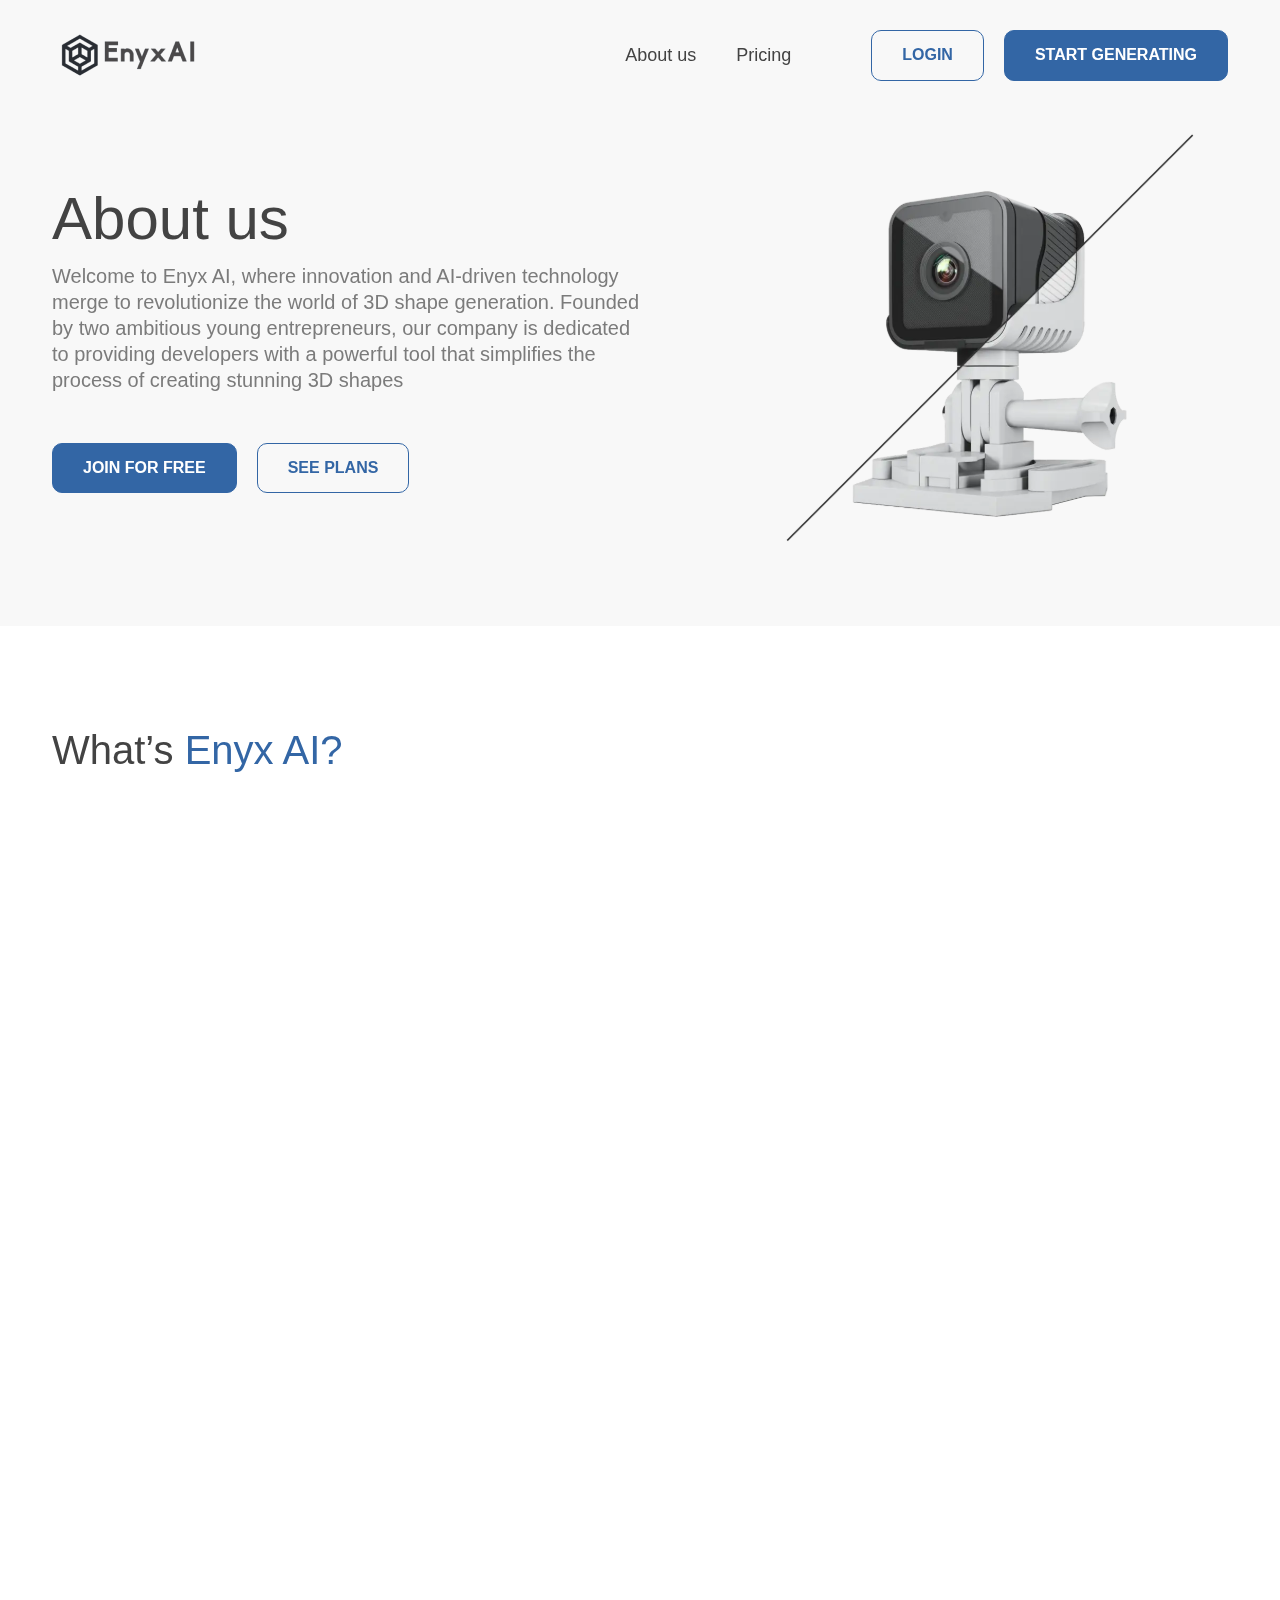
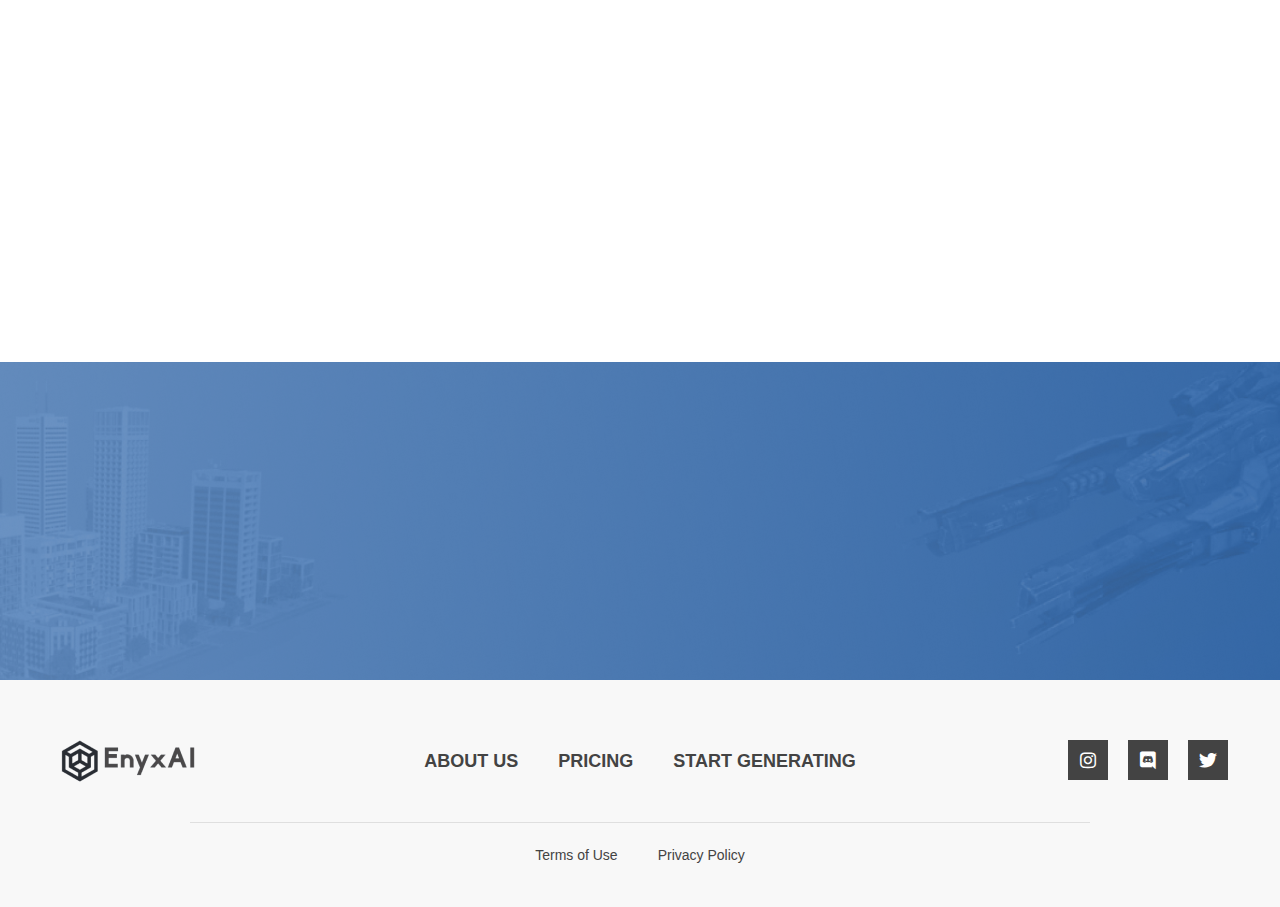
<file: about.html>
<!doctype html>
<html class="no-js" lang="">
    <head>
        <meta charset="utf-8">
        <meta http-equiv="x-ua-compatible" content="ie=edge">
        <title>About</title>
        <meta name="description" content="">
        <meta name="viewport" content="width=device-width, initial-scale=1"> 
		<link rel="shortcut icon" type="image/x-icon" href="#">
        <!-- Place favicon.ico in the root directory -->
        
		<!-- CSS here -->
        <link rel="stylesheet" href="assets/css/bootstrap.min.css">
        <link rel="stylesheet" href="assets/css/fontawesome.min.css">  
        <link rel="stylesheet" href="assets/css/aos.css">
        <link rel="stylesheet" href="assets/css/style.css">
        <link rel="stylesheet" href="assets/css/responsive.css">
        <link href="https://api.fontshare.com/v2/css?f[]=satoshi@900,700,500,301,701,300,501,401,901,400&display=swap" rel="stylesheet">
    </head>
    <body>

       
    <!-- header-area START -->
    <div class="header-area position">
        <div class="container">
            <div class="row align-items-center">
                <div class="col-lg-2 col-md-3 col-4">
                    <div class="logo-area">
                        <a href="index.html"><img src="assets/img/logo.png" alt=""></a>
                    </div>
                </div>
                <div class="col-lg-10 col-md-9 col-6">
                    <div class="menu-area">
                        <nav class="d-none d-md-block ">
                            <ul id="nav">
                                <li><a href="#">About us</a></li>
                                <li><a href="#">Pricing</a></li>  
                            </ul>
                        </nav>
                        <div class="btn_grp">
                            <a href="#" class="thm_btn border" data-bs-toggle="modal" data-bs-target="#exampleModalToggle">Login</a>
                            <a href="#" class="thm_btn ">Start <span>generating</span></a>
                        </div>
                    </div>
                </div>
                <div class="col-2 d-block d-md-none text-center">
                    <div class="bar">
                        <a class="bar-icon siteBar-btn" href="#">
                            <span></span>
                        </a>
                    </div>
                </div>
            </div>
        </div>
    </div>
        <!-- mobile-menu START -->
        <div class="mobile-menu">
            <a href="#" class="bars siteBar-btn"><svg class="bi bi-x" width="1em" height="1em" viewBox="0 0 16 16" fill="currentColor" xmlns="http://www.w3.org/2000/svg">
                <path fill-rule="evenodd" d="M11.854 4.146a.5.5 0 010 .708l-7 7a.5.5 0 01-.708-.708l7-7a.5.5 0 01.708 0z" clip-rule="evenodd"/>
                <path fill-rule="evenodd" d="M4.146 4.146a.5.5 0 000 .708l7 7a.5.5 0 00.708-.708l-7-7a.5.5 0 00-.708 0z" clip-rule="evenodd"/>
            </svg></a> 
            <nav> 
                <ul id="nav">
                    <li><a href="#">About us</a></li>
                    <li><a href="#">Pricing</a></li>  
                </ul>
            </nav> 
        </div> 
    <!-- header-area END -->


    <main>
        

        <!---------hero Section START ---------->
        <section class="hero-area ab_hero">
            <div class="container">
                <div class="row align-items-center">
                    <div class="col-lg-7">
                        <div class="hero_content" data-aos="fade-right">
                            <h1>About us</h1>
                            <p>Welcome to Enyx AI, where innovation and AI-driven technology merge to revolutionize the world of 3D shape generation. Founded by two ambitious young entrepreneurs, our company is dedicated to providing developers with a powerful tool that simplifies the process of creating stunning 3D shapes</p>
                            <div class="">
                                <a href="#" class="thm_btn">Join for free</a>
                                <a href="#" class="thm_btn border">See plans</a>
                            </div>
                        </div>
                    </div>
                    <div class="col-lg-5">
                        <div class="hero_img" data-aos="fade-up">
                            <img src="assets/img/camera-img.svg" alt="">
                        </div>
                    </div>
                </div>
            </div>
        </section>
        <!---------hero Section End ---------->


        <!---------about Section START ---------->
        <section class="about-area">
            <div class="container">
                <div class="row">
                    <div class="col-lg-12">
                        <div class="sec_title " data-aos="fade-up">
                            <h1>What’s <span>Enyx AI?</span></h1>
                        </div>
                    </div>
                    <div class="col-lg-6">
                        <div class="about_text" data-aos="fade-right">
                            <p>At Enyx AI, we understand the challenges that developers face when it comes to generating complex 3D designs. With our state-of-the-art AI algorithms, we have developed an advanced solution that empowers developers to effortlessly transform text into captivating 3D visuals.</p>

                            <p>Driven by our passion for technology and creativity, our team of skilled professionals specializes in AI and computer graphics. We are committed to pushing the boundaries of what is possible in the realm of 3D generation. Our mission is to empower developers by offering them an innovative tool that streamlines their workflow and unlocks their creative potential.</p>
                        </div>
                    </div>
                    <div class="col-lg-6">
                        <div class="about_img" data-aos="fade-up">
                            <img src="assets/img/about-1.png" alt="">
                        </div>
                    </div>
                </div>
                <div class="row d_flex_rev">
                    <div class="col-lg-6">
                        <div class="about_img" data-aos="fade-right">
                            <img src="assets/img/about-2.png" alt="">
                        </div>
                    </div>
                    <div class="col-lg-6">
                        <div class="about_text" data-aos="fade-up">
                            <p>Our AI-powered text to 3D generation tool is designed to cater to a wide range of industries. Whether you are a video game developer, an architect, or working in virtual reality experiences, Enyx AI is here to simplify and enhance your creative process. Say goodbye to time-consuming manual 3D design tasks and embrace the future of efficient shape generation.</p>
                            <p>We pride ourselves on delivering a seamless user experience and providing exceptional customer support. Your success is our priority, and we are constantly improving our technology to meet your evolving needs. We strive to offer you a tool that not only meets but exceeds your expectations.</p>
                            <p>Join us on this exhilarating journey as we reshape the landscape of 3D generation. Stay up-to-date with the latest developments and gain access to exclusive resources by signing up for our newsletter. Together, let's unlock a new dimension of creativity and transform the way we bring ideas to life in the world of 3D.</p>
                        </div>
                    </div>
                </div>
            </div>
        </section>
        <!---------about Section End ---------->


        <!---------newsLetter Section START ---------->
        <section class="newsLetter-area">
            <div class="container">
                <div class="row">
                    <div class="col-lg-12">
                        <div class="newsLetter_content" data-aos="fade-up">
                            <h1>Ready to generate 3D models?</h1>
                            <a href="#" class="thm_btn v2">Join for free</a>
                        </div>
                    </div>
                </div>
            </div>
        </section>
        <!---------newsLetter Section End ---------->

        

        <div class="modal fade Login_Modal" id="exampleModalToggle" aria-hidden="true" aria-labelledby="exampleModalToggleLabel" tabindex="-1">
            <div class="modal-dialog modal-dialog-centered">
              <div class="modal-content">
                <div class="modal-body">
                    <button type="button" class="btn-close" data-bs-dismiss="modal" aria-label="Close"></button>
                    <h1>Login</h1>
                    <form action="">
                        <div class="input_blk">
                            <input type="text" placeholder="Email">
                        </div>
                        <div class="input_blk">
                            <input type="password" placeholder="Password">
                            <img src="assets/img/visibility.svg" alt="">
                        </div>
                        <a href="#">Forgot password?</a>
                        <div class="form_btns">
                            <a href="#" class="thm_btn">Login</a>
                            <a href="#" class="thm_btn border"><img src="assets/img/goole.svg" alt=""> Sign in with Google</a>
                        </div>
                    </form>
                    <p>Don’t have an account?  <a href="#" data-bs-target="#exampleModalToggle2" data-bs-toggle="modal" data-bs-dismiss="modal">Registrate</a></p>
                </div>
              </div>
            </div>
          </div>
          <div class="modal fade Login_Modal" id="exampleModalToggle2" aria-hidden="true" aria-labelledby="exampleModalToggleLabel2" tabindex="-1">
            <div class="modal-dialog modal-dialog-centered">
              <div class="modal-content">
                <div class="modal-body">
                    <button type="button" class="btn-close" data-bs-dismiss="modal" aria-label="Close"></button>
                    <h1>Registration</h1>
                    <form action="">
                        <div class="input_blk">
                            <input type="text" placeholder="Full name">
                        </div>
                        <div class="input_blk">
                            <input type="text" placeholder="Email">
                        </div>
                        <div class="input_blk">
                            <input type="password" placeholder="Phone number">
                        </div>
                        <div class="input_blk">
                            <input type="password" placeholder="Password">
                            <img src="assets/img/visibility.svg" alt="">
                        </div>
                        <div class="form_btns mt_50" >
                            <a href="#" class="thm_btn">Create account</a>
                            <a href="#" class="thm_btn border"><img src="assets/img/goole.svg" alt=""> Sign in with Google</a>
                        </div>
                    </form>
                    <p>Already have an account?   <a data-bs-toggle="modal" href="#exampleModalToggle" role="button" data-bs-dismiss="modal">Login</a></p>
                </div>
              </div>
            </div>
          </div>

    </main>

    <!---------footer Section START ---------->
    <footer class="footer-area">
        <div class="container">
            <div class="row">
                <div class="col-lg-3">
                    <div class="footer_logo">
                        <a href="#"><img src="assets/img/logo.png" alt=""></a>
                    </div>
                </div>
                <div class="col-lg-6">
                    <div class="footer_nav">
                        <ul>
                            <li>
                                <a href="#">About us</a>
                            </li>
                            <li>
                                <a href="#">Pricing</a>
                            </li>
                            <li>
                                <a href="#">Start generating</a>
                            </li>
                        </ul>
                    </div>
                </div>
                <div class="col-lg-3">
                    <div class="social_link">
                        <ul>
                            <li>
                                <a href="#"><i class="fab fa-instagram"></i></a>
                            </li>
                            <li>
                                <a href="#"><i class="fab fa-discord"></i></a>
                            </li>
                            <li>
                                <a href="#"><i class="fab fa-twitter"></i></a>
                            </li>
                        </ul>
                    </div>
                </div>
                <div class="col-lg-12">
                    <div class="footer_btm">
                        <ul>
                            <li>
                                <a href="#">Terms of Use</a>
                            </li>
                            <li>
                                <a href="#">Privacy Policy</a>
                            </li>
                        </ul>
                    </div>
                </div>
            </div>
        </div>
    </footer>
    <!---------footer Section End ---------->


    
		<!-- JS here --> 
        <script src="assets/js/jquery-3.4.1.min.js"></script>
        <script src="assets/js/popper.min.js"></script>
        <script src="assets/js/bootstrap.min.js"></script>
        <script src="assets/js/aos.js"></script>
        <script src="assets/js/main.js"></script>
    </body>
</html>
</file>
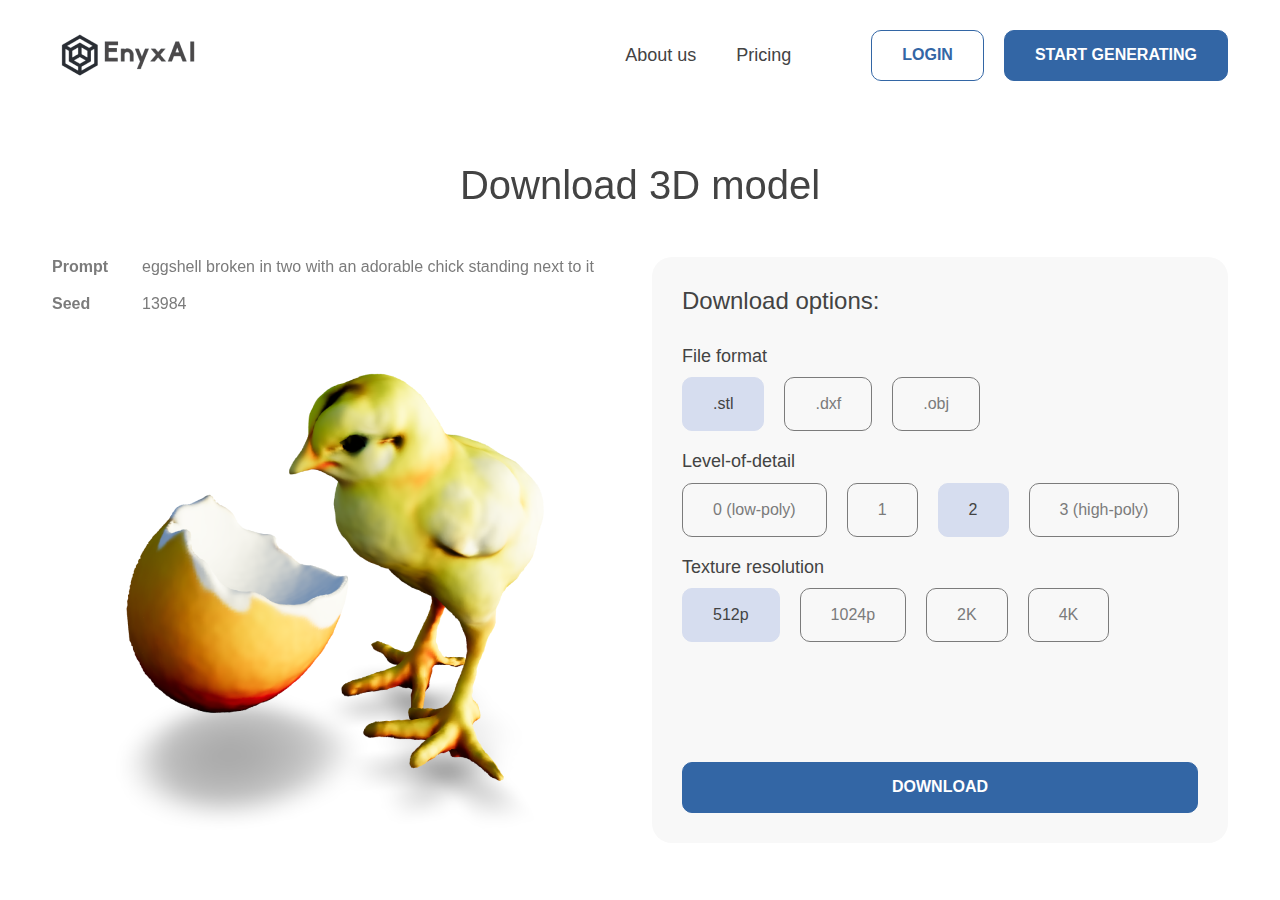
<file: download-3d.html>
<!doctype html>
<html class="no-js" lang="">
    <head>
        <meta charset="utf-8">
        <meta http-equiv="x-ua-compatible" content="ie=edge">
        <title>Download</title>
        <meta name="description" content="">
        <meta name="viewport" content="width=device-width, initial-scale=1"> 
		<link rel="shortcut icon" type="image/x-icon" href="#">
        <!-- Place favicon.ico in the root directory -->
        
		<!-- CSS here -->
        <link rel="stylesheet" href="assets/css/bootstrap.min.css">
        <link rel="stylesheet" href="assets/css/fontawesome.min.css">  
        <link rel="stylesheet" href="assets/css/aos.css">
        <link rel="stylesheet" href="assets/css/style.css">
        <link rel="stylesheet" href="assets/css/responsive.css">
        <link href="https://api.fontshare.com/v2/css?f[]=satoshi@900,700,500,301,701,300,501,401,901,400&display=swap" rel="stylesheet">
    </head>
    <body>

       
    <!-- header-area START -->
    <div class="header-area ">
        <div class="container">
            <div class="row align-items-center">
                <div class="col-lg-2 col-md-3 col-4">
                    <div class="logo-area">
                        <a href="index.html"><img src="assets/img/logo.png" alt=""></a>
                    </div>
                </div>
                <div class="col-lg-10 col-md-9 col-6">
                    <div class="menu-area">
                        <nav class="d-none d-md-block ">
                            <ul id="nav">
                                <li><a href="#">About us</a></li>
                                <li><a href="#">Pricing</a></li>  
                            </ul>
                        </nav>
                        <div class="btn_grp">
                            <a href="#" class="thm_btn border" data-bs-toggle="modal" data-bs-target="#exampleModalToggle">Login</a>
                            <a href="#" class="thm_btn ">Start <span>generating</span></a>
                        </div>
                    </div>
                </div>
                <div class="col-2 d-block d-md-none text-center">
                    <div class="bar">
                        <a class="bar-icon siteBar-btn" href="#">
                            <span></span>
                        </a>
                    </div>
                </div>
            </div>
        </div>
    </div>
        <!-- mobile-menu START -->
        <div class="mobile-menu">
            <a href="#" class="bars siteBar-btn"><svg class="bi bi-x" width="1em" height="1em" viewBox="0 0 16 16" fill="currentColor" xmlns="http://www.w3.org/2000/svg">
                <path fill-rule="evenodd" d="M11.854 4.146a.5.5 0 010 .708l-7 7a.5.5 0 01-.708-.708l7-7a.5.5 0 01.708 0z" clip-rule="evenodd"/>
                <path fill-rule="evenodd" d="M4.146 4.146a.5.5 0 000 .708l7 7a.5.5 0 00.708-.708l-7-7a.5.5 0 00-.708 0z" clip-rule="evenodd"/>
            </svg></a> 
            <nav> 
                <ul id="nav">
                    <li><a href="#">About us</a></li>
                    <li><a href="#">Pricing</a></li>  
                </ul>
            </nav> 
        </div> 
    <!-- header-area END -->


    <main>
        
        <!---------download Section START ---------->
        <section class="download-area">
            <div class="container">
                <div class="row">
                    <div class="col-lg-12">
                        <div class="sec_title mb-5 text-center" data-aos="fade-up">
                            <h1>Download 3D model</h1>
                        </div>
                    </div>
                    <div class="col-lg-6">
                        <div class="download_img" data-aos="fade-right">
                            <p><b>Prompt</b> eggshell broken in two with an adorable chick standing next to it</p>
                            <p><b>Seed</b> 13984</p>
                            <i>
                                <img src="assets/img/model-4.png" alt="">
                            </i>
                        </div>
                    </div>
                    <div class="col-lg-6">
                        <div class="download_option" data-aos="fade-up">
                            <h4>Download options:</h4>
                            <div class="download_option_blk File">
                                <h6>File format</h6>
                                <ul>
                                    <li class="active">
                                        <a href="#" >.stl</a>
                                    </li>
                                    <li>
                                        <a href="#">.dxf</a>
                                    </li>
                                    <li>
                                        <a href="#">.obj</a>
                                    </li>
                                </ul>
                            </div>
                            <div class="download_option_blk Level">
                                <h6>Level-of-detail</h6>
                                <ul>
                                    <li>
                                        <a href="#">0 (low-poly)</a>
                                    </li>
                                    <li>
                                        <a href="#">1</a>
                                    </li>
                                    <li class="active">
                                        <a href="#">2</a>
                                    </li>
                                    <li>
                                        <a href="#">3 (high-poly)</a>
                                    </li>
                                </ul>
                            </div>
                            <div class="download_option_blk resolution">
                                <h6>Texture resolution</h6>
                                <ul>
                                    <li class="active">
                                        <a href="#">512p</a>
                                    </li>
                                    <li>
                                        <a href="#">1024p</a>
                                    </li>
                                    <li>
                                        <a href="#">2K</a>
                                    </li>
                                    <li>
                                        <a href="#">4K</a>
                                    </li>
                                </ul>
                            </div>
                            <a href="#" class="thm_btn">Download</a>
                        </div>
                    </div>
                </div>
            </div>
        </section>
        <!---------download Section End ---------->

        <div class="modal fade Login_Modal" id="exampleModalToggle" aria-hidden="true" aria-labelledby="exampleModalToggleLabel" tabindex="-1">
            <div class="modal-dialog modal-dialog-centered">
              <div class="modal-content">
                <div class="modal-body">
                    <button type="button" class="btn-close" data-bs-dismiss="modal" aria-label="Close"></button>
                    <h1>Login</h1>
                    <form action="">
                        <div class="input_blk">
                            <input type="text" placeholder="Email">
                        </div>
                        <div class="input_blk">
                            <input type="password" placeholder="Password">
                            <img src="assets/img/visibility.svg" alt="">
                        </div>
                        <a href="#">Forgot password?</a>
                        <div class="form_btns">
                            <a href="#" class="thm_btn">Login</a>
                            <a href="#" class="thm_btn border"><img src="assets/img/goole.svg" alt=""> Sign in with Google</a>
                        </div>
                    </form>
                    <p>Don’t have an account?  <a href="#" data-bs-target="#exampleModalToggle2" data-bs-toggle="modal" data-bs-dismiss="modal">Registrate</a></p>
                </div>
              </div>
            </div>
          </div>
          <div class="modal fade Login_Modal" id="exampleModalToggle2" aria-hidden="true" aria-labelledby="exampleModalToggleLabel2" tabindex="-1">
            <div class="modal-dialog modal-dialog-centered">
              <div class="modal-content">
                <div class="modal-body">
                    <button type="button" class="btn-close" data-bs-dismiss="modal" aria-label="Close"></button>
                    <h1>Registration</h1>
                    <form action="">
                        <div class="input_blk">
                            <input type="text" placeholder="Full name">
                        </div>
                        <div class="input_blk">
                            <input type="text" placeholder="Email">
                        </div>
                        <div class="input_blk">
                            <input type="password" placeholder="Phone number">
                        </div>
                        <div class="input_blk">
                            <input type="password" placeholder="Password">
                            <img src="assets/img/visibility.svg" alt="">
                        </div>
                        <div class="form_btns mt_50" >
                            <a href="#" class="thm_btn">Create account</a>
                            <a href="#" class="thm_btn border"><img src="assets/img/goole.svg" alt=""> Sign in with Google</a>
                        </div>
                    </form>
                    <p>Already have an account?   <a data-bs-toggle="modal" href="#exampleModalToggle" role="button" data-bs-dismiss="modal">Login</a></p>
                </div>
              </div>
            </div>
          </div>

    </main>


    
		<!-- JS here --> 
        <script src="assets/js/jquery-3.4.1.min.js"></script>
        <script src="assets/js/popper.min.js"></script>
        <script src="assets/js/bootstrap.min.js"></script>
        <script src="assets/js/aos.js"></script>
        <script src="assets/js/main.js"></script>
    </body>
</html>
</file>
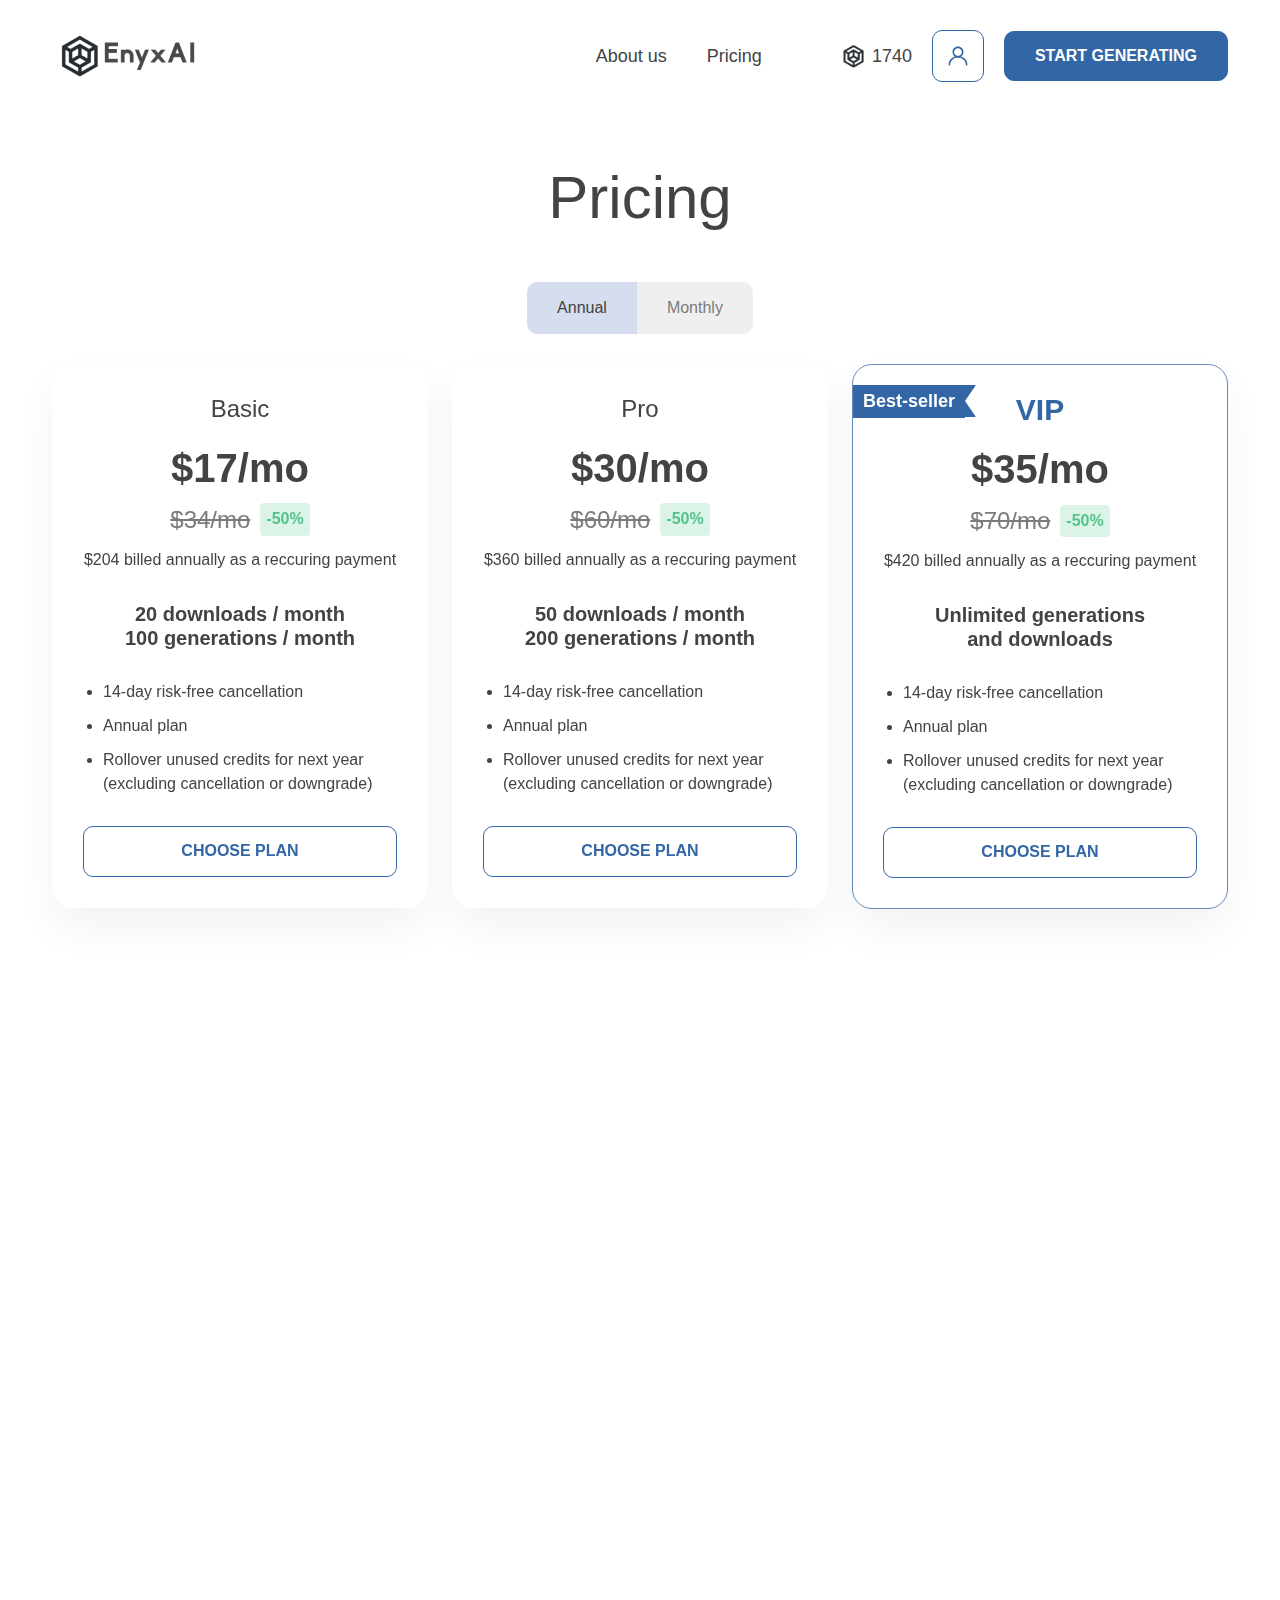
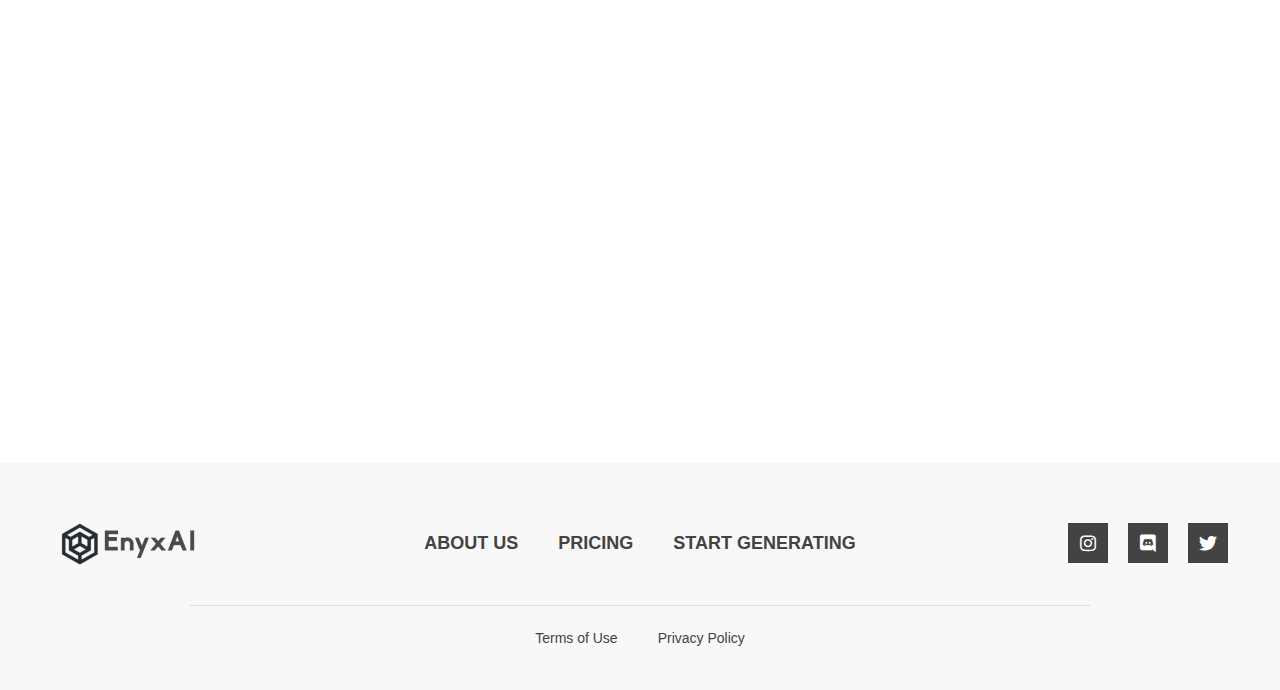
<file: pricing.html>
<!doctype html>
<html class="no-js" lang="">
    <head>
        <meta charset="utf-8">
        <meta http-equiv="x-ua-compatible" content="ie=edge">
        <title>Pricing Annual</title>
        <meta name="description" content="">
        <meta name="viewport" content="width=device-width, initial-scale=1"> 
		<link rel="shortcut icon" type="image/x-icon" href="#">
        <!-- Place favicon.ico in the root directory -->
        
		<!-- CSS here -->
        <link rel="stylesheet" href="assets/css/bootstrap.min.css">
        <link rel="stylesheet" href="assets/css/fontawesome.min.css">  
        <link rel="stylesheet" href="assets/css/aos.css">
        <link rel="stylesheet" href="assets/css/style.css">
        <link rel="stylesheet" href="assets/css/responsive.css">
        <link href="https://api.fontshare.com/v2/css?f[]=satoshi@900,700,500,301,701,300,501,401,901,400&display=swap" rel="stylesheet">
    </head>
    <body>

       
    <!-- header-area START -->
    <div class="header-area ">
        <div class="container">
            <div class="row align-items-center">
                <div class="col-lg-2 col-md-3 col-4">
                    <div class="logo-area">
                        <a href="index.html"><img src="assets/img/logo.png" alt=""></a>
                    </div>
                </div>
                <div class="col-lg-10 col-md-9 col-6">
                    <div class="menu-area">
                        <nav class="d-none d-md-block ">
                            <ul id="nav">
                                <li><a href="#">About us</a></li>
                                <li><a href="#">Pricing</a></li>  
                            </ul>
                        </nav>
                        <div class="btn_grp">
                            <span><img src="assets/img/point-icon.svg" alt=""> 1740</span>
                            <a href="#" class="thm_btn border user" ><img src="assets/img/user.svg" alt=""></a>
                            <a href="#" class="thm_btn ">Start <span>generating</span></a>
                        </div>
                    </div>
                </div>
                <div class="col-2 d-block d-md-none text-center">
                    <div class="bar">
                        <a class="bar-icon siteBar-btn" href="#">
                            <span></span>
                        </a>
                    </div>
                </div>
            </div>
        </div>
    </div>
        <!-- mobile-menu START -->
        <div class="mobile-menu">
            <a href="#" class="bars siteBar-btn"><svg class="bi bi-x" width="1em" height="1em" viewBox="0 0 16 16" fill="currentColor" xmlns="http://www.w3.org/2000/svg">
                <path fill-rule="evenodd" d="M11.854 4.146a.5.5 0 010 .708l-7 7a.5.5 0 01-.708-.708l7-7a.5.5 0 01.708 0z" clip-rule="evenodd"/>
                <path fill-rule="evenodd" d="M4.146 4.146a.5.5 0 000 .708l7 7a.5.5 0 00.708-.708l-7-7a.5.5 0 00-.708 0z" clip-rule="evenodd"/>
            </svg></a> 
            <nav> 
                <ul id="nav">
                    <li><a href="#">About us</a></li>
                    <li><a href="#">Pricing</a></li>  
                </ul>
            </nav> 
        </div> 
    <!-- header-area END -->


    <main>
        
        <!---------pricing Section START ---------->
        <section class="pricing-area">
            <div class="container">
                <div class="row">
                    <div class="col-lg-12">
                        <div class="sec_title mb-5 text-center" data-aos="fade-up">
                            <h1 class="v2">Pricing</h1>
                        </div>
                    </div>
                    <div class="col-lg-12">
                        <div class="price_tab">
                            <ul class="nav nav-pills " id="pills-tab" role="tablist" data-aos="fade-up">
                                <li class="nav-item" role="presentation">
                                  <button class="nav-link active" id="pills-home-tab" data-bs-toggle="pill" data-bs-target="#pills-home" type="button" role="tab" aria-controls="pills-home" aria-selected="true">Annual</button>
                                </li>
                                <li class="nav-item" role="presentation">
                                  <button class="nav-link" id="pills-profile-tab" data-bs-toggle="pill" data-bs-target="#pills-profile" type="button" role="tab" aria-controls="pills-profile" aria-selected="false">Monthly</button>
                                </li>
                            </ul>
                            <div class="tab-content" id="pills-tabContent">
                                <div class="tab-pane fade show active" id="pills-home" role="tabpanel" aria-labelledby="pills-home-tab">
                                    <div class="row">
                                        <div class="col-lg-4 col-md-6">
                                            <div class="pricing_blk" data-aos="fade-up">
                                                <h4>Basic</h4>
                                                <h1>$17/mo</h1>
                                                <div class="disc_txt">
                                                    <del>$34/mo</del>
                                                    <span>-50%</span>
                                                </div>
                                                <span>$204 billed annually as a reccuring payment</span>
                                                <h5>
                                                    <b>20 downloads / month</b> <br>
                                                    <b>100 generations / month</b>
                                                </h5>
                                                <ul>
                                                    <li>14-day risk-free cancellation</li>
                                                    <li>Annual plan</li>
                                                    <li>Rollover unused credits for next year (excluding cancellation or downgrade)</li>
                                                </ul>
                                                <a href="#" class="thm_btn border">Choose plan</a>
                                            </div>
                                        </div>
                                        <div class="col-lg-4 col-md-6">
                                            <div class="pricing_blk" data-aos="fade-up">
                                                <h4>Pro</h4>
                                                <h1>$30/mo</h1>
                                                <div class="disc_txt">
                                                    <del>$60/mo</del>
                                                    <span>-50%</span>
                                                </div>
                                                <span>$360 billed annually as a reccuring payment</span>
                                                <h5>
                                                    <b>50 downloads / month</b> <br>
                                                    <b>200 generations / month</b>
                                                </h5>
                                                <ul>
                                                    <li>14-day risk-free cancellation</li>
                                                    <li>Annual plan</li>
                                                    <li>Rollover unused credits for next year (excluding cancellation or downgrade)</li>
                                                </ul>
                                                <a href="#" class="thm_btn border">Choose plan</a>
                                            </div>
                                        </div>
                                        <div class="col-lg-4 col-md-6">
                                            <div class="pricing_blk active" data-aos="fade-up">
                                                <div class="sell_stk">
                                                    <img src="assets/img/stk.svg" alt="">
                                                    <h6><b>Best-seller</b></h6>
                                                </div>
                                                <h3>VIP</h3>
                                                <h1>$35/mo</h1>
                                                <div class="disc_txt">
                                                    <del>$70/mo</del>
                                                    <span>-50%</span>
                                                </div>
                                                <span>$420 billed annually as a reccuring payment</span>
                                                <h5><b>Unlimited generations and downloads</b></h5>
                                                <ul>
                                                    <li>14-day risk-free cancellation</li>
                                                    <li>Annual plan</li>
                                                    <li>Rollover unused credits for next year (excluding cancellation or downgrade)</li>
                                                </ul>
                                                <a href="#" class="thm_btn border">Choose plan</a>
                                            </div>
                                        </div>
                                    </div>
                                </div>
                                <div class="tab-pane fade" id="pills-profile" role="tabpanel" aria-labelledby="pills-profile-tab">
                                    <div class="row">
                                        <div class="col-lg-4 col-md-6">
                                            <div class="pricing_blk" data-aos="fade-up">
                                                <h4>Basic</h4>
                                                <h1>$17/mo</h1>
                                                <div class="disc_txt">
                                                    <del>$34/mo</del>
                                                    <span>-50%</span>
                                                </div>
                                                <span>$204 billed annually as a reccuring payment</span>
                                                <h5>
                                                    <b>20 downloads / month</b> <br>
                                                    <b>100 generations / month</b>
                                                </h5>
                                                <a href="#" class="thm_btn border">Choose plan</a>
                                            </div>
                                        </div>
                                        <div class="col-lg-4 col-md-6">
                                            <div class="pricing_blk" data-aos="fade-up">
                                                <h4>Pro</h4>
                                                <h1>$30/mo</h1>
                                                <div class="disc_txt">
                                                    <del>$60/mo</del>
                                                    <span>-50%</span>
                                                </div>
                                                <span>$360 billed annually as a reccuring payment</span>
                                                <h5>
                                                    <b>50 downloads / month</b> <br>
                                                    <b>200 generations / month</b>
                                                </h5>
                                                <a href="#" class="thm_btn border">Choose plan</a>
                                            </div>
                                        </div>
                                        <div class="col-lg-4 col-md-6">
                                            <div class="pricing_blk active" data-aos="fade-up">
                                                <div class="sell_stk">
                                                    <img src="assets/img/stk.svg" alt="">
                                                    <h6><b>Best-seller</b></h6>
                                                </div>
                                                <h3>VIP</h3>
                                                <h1>$35/mo</h1>
                                                <div class="disc_txt">
                                                    <del>$70/mo</del>
                                                    <span>-50%</span>
                                                </div>
                                                <span>$420 billed annually as a reccuring payment</span>
                                                <h5><b>Unlimited generations and downloads</b></h5>
                                                <a href="#" class="thm_btn border">Choose plan</a>
                                            </div>
                                        </div>
                                    </div>
                                </div>
                            </div>
                        </div>
                        <div class="price_info" data-aos="fade-up">
                            <img src="assets/img/info-circle.svg" alt="">
                            <p>Limited Time Deal: Don't miss your chance to save big with our irresistible launch offer! Get 50% off for life on all subscription plans when you sign up today</p>
                        </div>
                    </div>
                </div>
            </div>
        </section>
        <!---------pricing Section End ---------->


        <!---------token Section START ---------->
        <section class="token-area mb_100">
            <div class="container">
                <div class="row">
                    <div class="col-lg-12">
                        <div class="sec_title text-center" data-aos="fade-up">
                            <h1 class="v2">Buy more tokens</h1>
                            <h5>1 token - 1 generation or 1 download</h5>
                        </div>
                    </div>
                </div>
                <div class="row">
                    <div class="col-lg-3 col-md-6">
                        <div class="token_blk" data-aos="fade-up" >
                            <h2>$30</h2>
                            <h1>10 tokens</h1>
                            <a href="#" class="thm_btn border">Buy tokens</a>
                            <h5>$3/token</h5>
                        </div>
                    </div>
                    <div class="col-lg-3 col-md-6">
                        <div class="token_blk" data-aos="fade-up" data-aos-delay="100" >
                            <h2>$50</h2>
                            <h1>25 tokens</h1>
                            <a href="#" class="thm_btn border">Buy tokens</a>
                            <h5>$2.9/token</h5>
                        </div>
                    </div>
                    <div class="col-lg-3 col-md-6">
                        <div class="token_blk" data-aos="fade-up" data-aos-delay="200" >
                            <h2>$100</h2>
                            <h1>50 tokens</h1>
                            <a href="#" class="thm_btn border">Buy tokens</a>
                            <h5>$2.8/token</h5>
                        </div>
                    </div>
                    <div class="col-lg-3 col-md-6">
                        <div class="token_blk" data-aos="fade-up" data-aos-delay="300" >
                            <h2>$200</h2>
                            <h1>100 tokens</h1>
                            <a href="#" class="thm_btn border">Buy tokens</a>
                            <h5>$200</h5>
                        </div>
                    </div>
                    <div class="col-lg-3 col-md-6">
                        <div class="token_blk" data-aos="fade-up" >
                            <h2>$400</h2>
                            <h1>250 tokens</h1>
                            <a href="#" class="thm_btn border">Buy tokens</a>
                            <h5>$2.6/token</h5>
                        </div>
                    </div>
                    <div class="col-lg-3 col-md-6">
                        <div class="token_blk" data-aos="fade-up" data-aos-delay="100" >
                            <h2>$600</h2>
                            <h1>500 tokens</h1>
                            <a href="#" class="thm_btn border">Buy tokens</a>
                            <h5>$2.5/token</h5>
                        </div>
                    </div>
                    <div class="col-lg-3 col-md-6">
                        <div class="token_blk" data-aos="fade-up" data-aos-delay="200" >
                            <h2>$800</h2>
                            <h1>1000 tokens</h1>
                            <a href="#" class="thm_btn border">Buy tokens</a>
                            <h5>$2.4/token</h5>
                        </div>
                    </div>
                    <div class="col-lg-3 col-md-6">
                        <div class="token_blk" data-aos="fade-up" data-aos-delay="300" >
                            <h2>$1000</h2>
                            <h1>2000 tokens</h1>
                            <a href="#" class="thm_btn border">Buy tokens</a>
                            <h5>$2.3/token</h5>
                        </div>
                    </div>
                </div>
            </div>
        </section>
        <!---------token Section End ---------->


    </main>

    <!---------footer Section START ---------->
    <footer class="footer-area">
        <div class="container">
            <div class="row">
                <div class="col-lg-3">
                    <div class="footer_logo">
                        <a href="#"><img src="assets/img/logo.png" alt=""></a>
                    </div>
                </div>
                <div class="col-lg-6">
                    <div class="footer_nav">
                        <ul>
                            <li>
                                <a href="#">About us</a>
                            </li>
                            <li>
                                <a href="#">Pricing</a>
                            </li>
                            <li>
                                <a href="#">Start generating</a>
                            </li>
                        </ul>
                    </div>
                </div>
                <div class="col-lg-3">
                    <div class="social_link">
                        <ul>
                            <li>
                                <a href="#"><i class="fab fa-instagram"></i></a>
                            </li>
                            <li>
                                <a href="#"><i class="fab fa-discord"></i></a>
                            </li>
                            <li>
                                <a href="#"><i class="fab fa-twitter"></i></a>
                            </li>
                        </ul>
                    </div>
                </div>
                <div class="col-lg-12">
                    <div class="footer_btm">
                        <ul>
                            <li>
                                <a href="#">Terms of Use</a>
                            </li>
                            <li>
                                <a href="#">Privacy Policy</a>
                            </li>
                        </ul>
                    </div>
                </div>
            </div>
        </div>
    </footer>
    <!---------footer Section End ---------->

    
		<!-- JS here --> 
        <script src="assets/js/jquery-3.4.1.min.js"></script>
        <script src="assets/js/popper.min.js"></script>
        <script src="assets/js/bootstrap.min.js"></script>
        <script src="assets/js/aos.js"></script>
        <script src="assets/js/main.js"></script>
    </body>
</html>
</file>
<file: assets/css/style.css>
/*   Theme default css */

/* ======font family=========
font-family: 'Satoshi', sans-serif;
*/

:root{
  --thmColor: #3366A5;
  --grayColor: #7B7B7B;
  --f18 : 18px;
  --f20 : 20px;
  --f24 : 24px;
  --f36 : 36px;
  --f40 : 40px;
  --f60 : 60px;
}

body {
  font-weight: 400; 
  font-size: 16px; 
  margin: 0;
  padding: 0;
  font-family: 'Satoshi', sans-serif;
  color: #434343;
}
p{
  color: var(--grayColor);
  font-size: var(--f20);
  line-height: 1.3;
}
img{
  max-width: 100%;
  display: inline-block;
}
button {
  cursor: pointer; 
}

a:focus,
button:focus {
  text-decoration: none;
  outline: none; }

a:focus,
a:hover {
  /* color: inherit; */
  text-decoration: none;
  }

a,
button {
  color: inherit;
  outline: medium none; 
  text-decoration: none;
}

button:focus, input:focus, input:focus, textarea, textarea:focus {
  outline: 0; }

 
h1,
h2,
h3,
h4,
h5,
h6 {
  margin-top: 0px;
  font-weight: 500;
 }

h1 a,
h2 a,
h3 a,
h4 a,
h5 a,
h6 a {
  color: inherit; }

h1 {
  font-size: var(--f40); }

h2 {
  font-size: var(--f36); }

h3 {
  font-size: 30px;
  }

h4 {
  font-size: var(--f24); }

h5 {
  font-size: var(--f20); }

h6 {
  font-size: var(--f18); }

ul {
  margin: 0px;
  padding: 0px; }

li {
  list-style: none; }

.pb_150{padding-bottom: 150px;}
.pb_100{padding-bottom: 100px;}
.pb_50{padding-bottom: 50px;}
.pt_150{padding-top: 150px;}
.pt_100{padding-top: 100px;}
.pt_50{padding-top: 50px;}

.mb_150{margin-bottom: 150px;}
.mb_100{margin-bottom: 100px;}
.mb_50{margin-bottom: 50px;}
.mt_150{margin-top: 150px;}
.mt_100{margin-top: 100px;}
.mt_50{margin-top: 50px;}
 

.sec_padding{
  padding: 100px 0;
}
.thm_btn{
    padding: 14px 30px;
    border-radius: 10px;
    box-sizing: border-box;
    background: var(--thmColor);
    color: #fff;
    text-transform: uppercase;
    font-weight: 700;
    display: inline-block;
    border: 1px solid var(--thmColor) !important;
    line-height: 1.3;
    text-align: center;
    transition: all .3s;
}
.thm_btn.border{
    background: none;
    color: var(--thmColor);
}

.thm_btn.border:hover {
    background: var(--thmColor);
    color: #fff !important;
}

.thm_btn:hover {
    background: none;
    color: var(--thmColor);
}
.thm_btn.v2{
    background: #fff;
    color: var(--thmColor);
    border-color: #fff !important;
}

.thm_btn.v2:hover {
    background: var(--thmColor);
    color: #fff;
}
.container{
    max-width: 1200px;
}
/* default-css END 
================================== */
 


.header-area {
  padding: 30px 0; 
  width: 100%;
  z-index: 99; 
}

.logo-area {
}

.header-area.position {
    position: absolute;
}
.menu-area nav ul li {
  list-style: none;
  display: inline-block;
}

.menu-area nav ul li a {
  font-size: var(--f18);
  display: inline-block;
  position: relative;
  font-weight: 500;
}

.menu-area nav ul li a:after {
    content: "";
    position: absolute;
    width: 0%;
    height: 1px;
    background: var(--thmColor);
    left: 0;
    bottom: -3px;
    transition: all .3s ease-in-out;
}

.menu-area nav ul li a:hover:after {
    width: 100%;
}

.menu-area nav ul li a:hover {
    color: var(--thmColor);
}
.menu-area{
    display: flex;
    align-items: center;
    justify-content: end;
    gap: 80px;
}

.menu-area .btn_grp {
    display: flex;
    gap: 20px;
    align-items: center;
}

.menu-area .btn_grp > span {
    display: flex;
    align-items: center;
    gap: 6px;
    font-size: 18px;
    font-weight: 500;
}

.menu-area .btn_grp a.user {
    padding: 14px;
}

.menu-area .btn_grp a.user:hover img {
    filter: brightness(17.5);
}

.menu-area ul {
    display: flex;
    gap: 40px;
}

/* humbergar */
.bar a {
  width: 30px;
  height: 35px;
  float: right;
  position: relative;
} 
.bar a span {
  width: 100%;
  height: 2px;
  background: #434343;
  display: block;
  position: relative;
  top: 17px;
  border-radius: 30px;
  transition: .3s;
} 
.bar a span:before {left: 0;content: "";position: absolute;width: 100%;height: 100%;background: #434343;bottom: 10px;border-radius: 30px;transition: .3s;} 
.bar a span:after {right: 0;content: "";position: absolute;width: 65%;height: 100%;background: #434343;bottom: -10px;border-radius: 30px;transition: .3s;}
 
/* humbarger END */
 

/* mobile-menu START */
.mobile-menu {
  position: fixed;
  width: 320px;
  height: 100vh;
  background: #ffffff;
  z-index: 99;
  box-shadow: 0px 0px 9px -1px #737373;
  top: 0;
  left: 0;
  transition: .3s;
  margin-left: -400px;
  padding-left: 40px;
  padding-top: 100px;
}
.siteBar{
  margin-left: 0; 
}
.mobile-menu ul#pills-tab {
  margin-top: 90px;
  margin-bottom: 35px !important;
  display: block;
}
.mobile-menu  nav ul li {
  list-style: none;
  display: block;
}

.mobile-menu nav ul li a {
  color: #272835;
  font-size: var(--f18);
  line-height: 40px;
  transition: .3s;
  font-weight: 500;
}

.mobile-menu a.bars {
  position: absolute;
  right: 20px;
  top: 15px;
  width: 40px;
  height: 40px;
  text-align: center;
  line-height: 40px;
  border-radius: 50%;
  font-size: 32px;
}




.Login_Modal .modal-body{
    padding: 80px 100px;
    text-align: center;
}

.Login_Modal .modal-body p {
    font-size: 14px;
    margin-bottom: 0;
    margin-top: 10px;
}

.Login_Modal .modal-body p a {
    color: var(--thmColor);
    border-bottom: 1px solid;
}

.Login_Modal .modal-body form > a {
    color: var(--thmColor);
    width: max-content;
    display: block;
    text-align: right;
    margin-left: auto;
    border-bottom: 1px solid;
    margin-bottom: 60px;
}

.input_blk {
    height: 50px;
    margin-bottom: 1rem;
    /* border: 1px

 solid var(--grayColor); */
    border-radius: 10px;
    width: 100%;
    /* padding: 13px 20px 14px; */
    position: relative;
}

.form_btns a {
    width: 100%;
    position: relative;
    margin-bottom: 1rem;
    font-size: 14px;
}

.form_btns a.thm_btn.border {
    color: #3C4043;
    letter-spacing: 0.25px;
}

.form_btns a img {
    position: absolute;
    left: 15px;
}

.input_blk img {
    position: absolute;
    right: 10px;
    top: 50%;
    transform: translateY(-50%);
}

.input_blk input {
    width: 100%;
    height: 100%;
    background: no-repeat;
    border: none;
    padding: 13px 20px 14px;
    border-radius: 10px;
    border: 1px solid var(--grayColor);
}

.input_blk input:focus {
    border: 1px solid var(--thmColor);
    /* background: var(--thmColor); */
    /* color: #ffff; */
}

.Login_Modal .modal-body h1 {
    font-size: var(--f60);
    text-align: center;
    margin-bottom: 60px;
}

.Login_Modal .modal-content {
    border-radius: 20px;
}

.Login_Modal .modal-body button {
    position: absolute;
    top: 20px;
    right: 20px;
} 
/* Header section END */


/*============hero Area Start =============*/

.hero-area {padding: 180px 0 50px;background: #F8F8F8;}

.hero-area.ab_hero {
    padding-top: 100px;
}

.hero-area.ab_hero p {
    max-width: 600px;
}

.hero-area.ab_hero .hero_img {
    text-align: right;
}

.hero_content div {
    display: flex;
    gap: 10px 20px;
}

.hero_content p {
    font-weight: 500;
    margin-bottom: 50px;
}

.hero_content h1 {
    font-size: var(--f60);
}

span.color {
    color: var(--thmColor);
}
/*============hero Area End =============*/


/*============service Area Start =============*/

.sec_title {margin-bottom: 100px;}

.sec_title h5 {
    color: var(--grayColor);
    margin-top: 20px;
}

.sec_title h1.v2 {
    font-size: var(--f60);
}

.sec_title h1 span {
    color: var(--thmColor);
}
.svc_list {margin-bottom: 100px;}

.svc_list ul {
    display: flex;
    justify-content: space-between;
}

.service_blk {text-align: center;}

.service_blk p {
    max-width: 220px;
    font-size: var(--f20);
}

.service_blk i {
    margin-bottom: 20px;
    height: 80px;
    display: flex;
    align-items: center;
    justify-content: center;
}

.svc_blk {display: flex;flex-direction: column;justify-content: space-between;height: 100%;padding: 10px 30px;}

.svc_blk a {
    margin-top: 50px;
    padding: 14px 0;
    width: 100%;
}

.svc_blk h1 {
    margin-bottom: 20px;
    font-weight: 500;
}

.svc_blk p {
    line-height: 1.2;
    margin-bottom: 10px;
    font-size: 19px;
}

.svc_blk.bordered {
    border-left: 1px solid #8C8C8E;
    border-right: 1px solid #8C8C8E;
    padding: 10px 35px;
}
/*============service Area End =============*/


/*============model_3d Area Start =============*/

.model_3d-area {margin-bottom: 50px;overflow: hidden;}


.Most_title {
    display: flex;
    align-items: baseline;
    justify-content: space-between;
    position: relative;
}

.Most_title.siteBar .ctg_mobile .ctg_list {
    right: 0;
}

.Most_title a.ctg_btn {
    font-size: 30px;
    transition: all .3s;
}

.siteBar a.ctg_btn {
    color: var(--thmColor);
}

.ctg_list li {
    line-height: 1.8;
}

.ctg_list li a {
    font-size: var(--f20);
    font-weight: 500;
    transition: all .3s;
}

.ctg_list li a:hover {
    color: var(--thmColor);
}

.ctg_list li h4 {
    margin-bottom: 20px;
}
.model_blk {border-radius: 20px;border: 1px solid var(--light-gray, #F8F8F8);background: var(--white, #FFF);box-shadow: 0px 20px 40px 0px rgba(0, 0, 0, 0.05);text-align: center;margin-bottom: 40px;padding-bottom: 20px;overflow: hidden;}

.model_blk i {
    display: block;
    overflow: hidden;
}

.model_blk i img {
    transition: all .3s;
}

.model_blk:hover i img {
    scale: 1.1;
}

.model_blk a {
    text-transform: uppercase;
    font-weight: 700;
    color: var(--thmColor);
    display: flex;
    justify-content: center;
    align-items: center;
    gap: 10px;
}

.model_blk p {
    height: 80px;
    line-height: 1.2;
    margin-top: 20px;
}
.newsLetter-area {padding: 100px 0;background: url(../img/news-bg.png);background-position: center;background-size: cover;}
.newsLetter_content {text-align: center;color: #fff;}

.newsLetter_content h1 {
    margin-bottom: 20px;
}
/*============model_3d Area End =============*/


/*============model_generate Area Start =============*/
.model_generate-area {background: url(../img/news-bg.png) center;color: #fff;padding: 70px 0;margin-bottom: 50px;}
.model_generate_content {max-width: 750px;margin-inline: auto;}

.model_generate_content ul {
    display: flex;
    gap: 0 5px;
    font-weight: 500;
}

.model_generate_content ul li a:hover {
    opacity: .5;
}

.model_generate_content h1 {
    text-align: center;
}
.input_box {height: 50px;display: flex;align-items: center;justify-content: space-between;border-radius: 10px;background: rgba(255, 255, 255, 0.30);overflow: hidden;margin: 40px 0 10px;}

.input_box a {
    background: #ffff;
    height: 100%;
    display: inline-block;
    color: var(--thmColor);
    display: flex;
    align-items: center;
    font-weight: 700;
    font-size: 16px;
    text-transform: uppercase;
    padding: 0 30px;
    transition: all .3s;
    border-radius: 0 10px 10px 0;
    border: 1px solid #fff;
}

.input_box a:hover {
    background: var(--thmColor);
    color: #fff;
    border: 1px solid #fff;
    /* border-left: none; */
}

.input_box input {
    width: 100%;
    background: no-repeat;
    border: none;
    padding-left: 20px;
    color: #fff;
    height: 100%;
    border: 1px solid #80a0c7;
    border-radius: 10px 0px 0px 10px;
}

.input_box input:focus {
    border: 1px solid #ffffff;
    border-right: none;
    background: var(--thmColor);
}

.input_box input::placeholder {
    color: #fff;
}

.GenerateModal_body{
    padding: 50px 75px;
}

#itemModal {
    text-align: center;
}

#itemModal .GenerateModal_body i {
    width: 280px;
}

#itemModal .GenerateModal_body h5 {
    margin-bottom: 40px;
    line-height: 1.4;
}

.GenerateModal_body i {
    display: inline-block;
    margin-bottom: 30px;
}

.GenerateModal_body .progress {
    margin: 30px 0 10px;
    border-radius: 20px;
    height: 10px;
}

.progress-text {
    display: flex;
    align-items: center;
    justify-content: space-between;
}

.GenerateModal_body button {
    position: absolute;
    right: 20px;
    top: 20px;
}


.ctg_mobile .ctg_list {
    position: absolute;
    right: -380px;
    width: 300px;
    background: #fff;
    padding: 20px;
    box-shadow: 0 6px 10px rgb(0 0 0 / 14%);
    height: 392px;
    overflow: auto;
    border-radius: 10px;
    top: 50px;
    transition: all .3s;
}
/*============model_generate Area End =============*/


/*============download Area Start =============*/
.download-area {margin: 50px 0 20px;}

.download_img p {
    font-size: 16px;
    display: flex;
    gap: 10px;
}

.download_img p b {
    display: inline-block;
    width: 80px;
    flex-shrink: 0;
}
.download_option {border-radius: 20px;background: var(--light-gray, #F8F8F8);padding: 30px;}

.download_option a.thm_btn {
    width: 100%;
    margin-top: 100px;
}

.download_option h4 {
    margin-bottom: 30px;
}
.download_option_blk {margin-bottom: 20px;}

.download_option_blk h6 {
    margin-bottom: 10px;
}

.download_option_blk ul {
    display: flex;
    align-items: center;
    gap: 20px;
}

.download_option_blk ul li.active a {
    background: #D6DDEF;
    border-color: #D6DDEF;
    color: #434343;
}

.download_option_blk ul li a {
    display: block;
    padding: 14px 30px;
    border: 1px solid var(--grayColor);
    border-radius: 10px;
    font-weight: 500;
    color: var(--grayColor);
}
/*============download Area End =============*/


/*============pricing Area Start =============*/

.pricing-area {margin: 50px 0 150px;}


.price_tab ul.nav {
    justify-content: center;
    border-radius: 10px;
    overflow: hidden;
    width: max-content;
    margin: auto;
    margin-bottom: 30px;
}

.price_tab ul li button {
    border: none;
    padding: 14px 30px;
    font-weight: 500;
    color: var(--grayColor);
}

.price_tab ul li button.active {
    background: #D6DDEF !important;
    color: #434343 !important;
}
.pricing_blk {text-align: center;border-radius: 20px;border: 1px solid var(--light-gray, #F8F8F8);background: var(--white, #FFF);box-shadow: 0px 20px 40px 0px rgba(0, 0, 0, 0.05);padding: 30px;position: relative;margin-bottom: 30px;border: 1px solid #fff;}

.pricing_blk h4 {
    margin-bottom: 20px;
}

.pricing_blk h3 {
    margin-bottom: 0;
    font-weight: 900;
    color: var(--thmColor);
    text-transform: uppercase;
    line-height: 1;
}

.pricing_blk a {
    width: 100%;
}

.pricing_blk ul {
    margin-bottom: 30px;
}

.pricing_blk ul li {
    text-align: left;
    list-style: disc;
    margin-left: 20px;
    margin-bottom: 10px;
}

.pricing_blk h5 {
    margin: 30px 0;
}

.pricing_blk.active {
    border: 1px solid var(--blue, #638BBC);
}

.pricing_blk h1 {
    margin: 20px 0 10px;
    font-weight: 700;
}
.disc_txt {display: flex;align-items: center;justify-content: center;gap: 10px;margin-bottom: 10px;}

.disc_txt span {
    padding: 6px;
    color: #52C38C;
    font-weight: 700;
    border-radius: 4px;
    background: rgba(82, 195, 140, 0.20);
    line-height: 1.3;
}

.disc_txt del {
    font-size: var(--f24);
    color: var(--grayColor);
    font-weight: 500;
}
.sell_stk {position: absolute;background: var(--thmColor);color: #fff;left: 0;padding: 5px 10px;top: 20px;}

.sell_stk h6 {
    margin-bottom: 0;
    font-size: 18px;
    padding: 1px 0 0;
}

.sell_stk img {
    position: absolute;
    right: -11px;
    top: 0;
}
.price_info {display: flex;align-items: center;gap: 15px;border-radius: 10px;background: var(--light-blue, #D6DDEF);padding: 15px 30px;}

.price_info p {
    margin-bottom: 0;
    font-weight: 700;
    color: #434343;
}
/*============pricing Area End =============*/


/*============token Area Start =============*/


.token_blk {border-radius: 20px;border: 1px solid var(--light-gray, #F8F8F8);background: var(--white, #FFF);box-shadow: 0px 20px 40px 0px rgba(0, 0, 0, 0.05);margin-bottom: 20px;padding: 20px;text-align: center;display: flex;flex-direction: column;gap: 20px 0;}

.token_blk h5 {
    margin: 0;
    color: var(--grayColor);
}

.token_blk h1 {
    font-weight: 700;
    margin: 0;
    width: max-content;
    margin-inline: auto;
}

.token_blk h2 {
    font-weight: 700;
    color: var(--thmColor);
    margin: 0;
}
/*============token Area End =============*/



/*============about Area Start =============*/
.about-area {padding-top: 100px;overflow: hidden;}

.about-area .row {
    align-items: center;
    margin-bottom: 100px;
}

/*============about Area End =============*/


/*============footer Area Start =============*/

.footer-area {padding-top: 60px;background: #F8F8F8;}

.footer-area ul {
    display: flex;
    gap: 0 40px;
    justify-content: center;
}

.footer_nav {
    height: 100%;
    display: flex;
    align-items: center;
    justify-content: center;
}
.footer_nav a {
    font-size: var(--f18);
    font-weight: 700;
    color: #434343;
    text-transform: uppercase;
}

.footer_nav a:hover {
    color: var(--thmColor);
}

.social_link {text-align: center;}

.social_link a {
    width: 40px;
    height: 40px;
    display: flex;
    align-items: center;
    justify-content: center;
    background: #434343;
    color: #fff;
    font-size: var(--f18);
    transition: all .3s;
}

.social_link a:hover {
    background: var(--thmColor);
}

.social_link ul {justify-content: end;gap: 20px;}
.footer_btm {padding: 20px 0 40px;max-width: 900px;margin: auto;border-top: 1px solid rgb(123 123 123 / 20%);margin-top: 40px;}

.footer_btm a {
    font-size: 14px;
    font-weight: 500;
    transition: all .3s;
}

.footer_btm a:hover {
    color: var(--thmColor);
}
/*============footer Area End =============*/
</file>
<file: assets/css/responsive.css>
/* Normal screen :992px. */
@media (min-width: 992px) and (max-width: 1200px) {
    .service_blk p {
        font-size: 16px;
        max-width: 175px;
    }
    
    .model_blk p {
        font-size: 17px;
    }
    .download_option_blk ul li a {
        padding: 14px 20px;
    }
    
    .download_option_blk ul {
        gap: 15px;
    }
    .token_blk h1 {
        font-size: 26px;
    }
    
    .token_blk h2 {
        font-size: 30px;
    }
    .about_text p {
        font-size: 16px;
    }

}

 
/* Tablet screen :768px. */
@media (min-width: 768px) and (max-width: 991px) {

    :root{
        --f18 : 16px;
        --f20 : 18px;
        --f24 : 20px;
        --f36 : 32px;
        --f40 : 36px;
        --f60 : 48px;
      }


    .menu-area ul {
        gap: 30px;
    }
    
    .menu-area {
        gap: 31px;
    }
    
    .thm_btn {
        font-size: 15px;
    }
    
    .hero_content {
        text-align: center;
        padding: 0 41px;
    }
    
    .hero_content div {
        justify-content: center;
        margin-bottom: 40px;
    }
    
    .hero_img {
        scale: .8;
        text-align: center !important;
    }

.hero-area.ab_hero {
    padding-top: 150px;
}
    
    
    .svc_list ul {
        flex-wrap: wrap;
        justify-content: center;
        gap: 30px;
    }
    
    
    .svc_blk.bordered {
        border: none;
    }
    
    .svc_blk {height: auto;}
    
    .footer_logo {
        text-align: center;
    }
    
    .social_link ul {
        justify-content: center;
    }
    
    .footer_nav {
        margin: 20px 0;
    }
    .model_blk p {
        /* height: auto; */
        margin-bottom: 10px;
    }
    .sec_title{
    margin-bottom: 50px;
}
.mb_100{
    margin-bottom: 70px;
}
.model_generate_content {
    padding: 0 50px;
}
section.download-area {
    max-width: 595px;
    margin-inline: auto;
}

.download_option a.thm_btn {
    margin-top: 50px;
}
.hero-area.ab_hero p {
    margin-inline: auto;
}

.about-area .container {
    max-width: 90%;
}

.about_text {
    margin-bottom: 30px;
}

.d_flex_rev {
    flex-direction: column-reverse;
}


}

 
/* small screen :320px. */
@media (max-width: 767px) {
    :root{
        --f18 : 16px;
        --f20 : 18px;
        --f24: 18px;
        --f36: 24px;
        --f40: 28px;
        --f60: 40px;
      }


    .menu-area ul {
        gap: 30px;
    }
    
    .menu-area {
        gap: 31px;
        margin-right: -16px;
    }

.menu-area .btn_grp a {
    padding: 10px 20px;
}

.menu-area .btn_grp a.user {
    padding: 9px;
}

.menu-area .btn_grp a span {
    display: none;
}

.menu-area .btn_grp {
    gap: 10px;
}

.menu-area .btn_grp > span {
    display: none;
}
    
    .thm_btn {
        font-size: 14px;
    }
    
    
    .hero_content div {
        justify-content: center;
        margin-bottom: 40px;
        flex-direction: column;
    }
    
    .hero_img {
        text-align: center;
    }
    
    
    .svc_list ul {
        flex-wrap: wrap;
        justify-content: center;
        gap: 30px;
    }
    
    
    .svc_blk.bordered {
    border: none;
    border-top: 1px solid #8C8C8E;
    border-bottom: 1px solid #8C8C8E;
    padding: 40px 0;
    margin: 40px 0;
    }
    
    .svc_blk {height: auto;padding: 0;}
    
    .footer_logo {
    margin-left: -10px;
    }
    
    .social_link ul {
        justify-content: start;
    }
    
    .footer_nav {
        margin: 20px 0 30px;
        justify-content: unset;
    }
    .model_blk p {
        height: auto;
        margin-bottom: 20px;
    }
    .hero-area {
        padding-top: 110px;
    }
    
    .header-area {
        padding: 20px 0;
    }
    
    .sec_title h1 br {
        display: none;
    }
    
    .container {
        padding: 0 20px;
    }
    
    .model_blk {
        max-width: 300px;
        margin-inline: auto;
    }
    
    .footer_nav ul {
        flex-direction: column;
        margin-bottom: 40px;
        gap: 20px;
    }
    .newsLetter-area {background-position: inherit;}
    .sec_title {
        margin-bottom: 60px;
    }

.about-area .sec_title {
    padding: 0 20px;
}

.about-area .row {
    margin-bottom: 40px;
}
    .Login_Modal .modal-body {
        padding: 50px 30px;
    }
    
    .Login_Modal .modal-body h1 {
        margin-bottom: 30px;
    }
    
    .Login_Modal .modal-body form > a {
        margin-bottom: 40px;
    }
    .mb_100{
        margin-bottom: 50px;
    }
    .GenerateModal_body {
        padding: 50px;
    }
    .model_generate_content ul {
        flex-wrap: wrap;
    }
    .download_option a.thm_btn {
        margin-top: 50px;
    }
    .download_option_blk ul {
        flex-wrap: wrap;
        gap: 13px;
    }
    
    .download_option_blk ul li a {
        padding: 11px 25px;
    }
    .price_info {
        align-items: flex-start;
    }
    .price_info p {
        font-size: 16px;
    }
    .pricing-area {
        margin: 50px 0 70px;
    }
    
    .token_blk {
        max-width: 320px;
        margin-inline: auto;
    }

    .hero-area.ab_hero p {
        margin-inline: auto;
    }
    
    .about-area .container {
        max-width: 100%;
        padding: 0;
    }
    
    .about_text {
        margin-bottom: 30px;
        padding: 0 20px;
    }
    
    .d_flex_rev {
        flex-direction: column-reverse;
        margin-bottom: 0 !important;
    }
    
 
}
 
/* Large Mobile screen :480px. */
@media only screen and (min-width: 480px) and (max-width: 767px) {
.container {width:450px}
 
}
</file>
